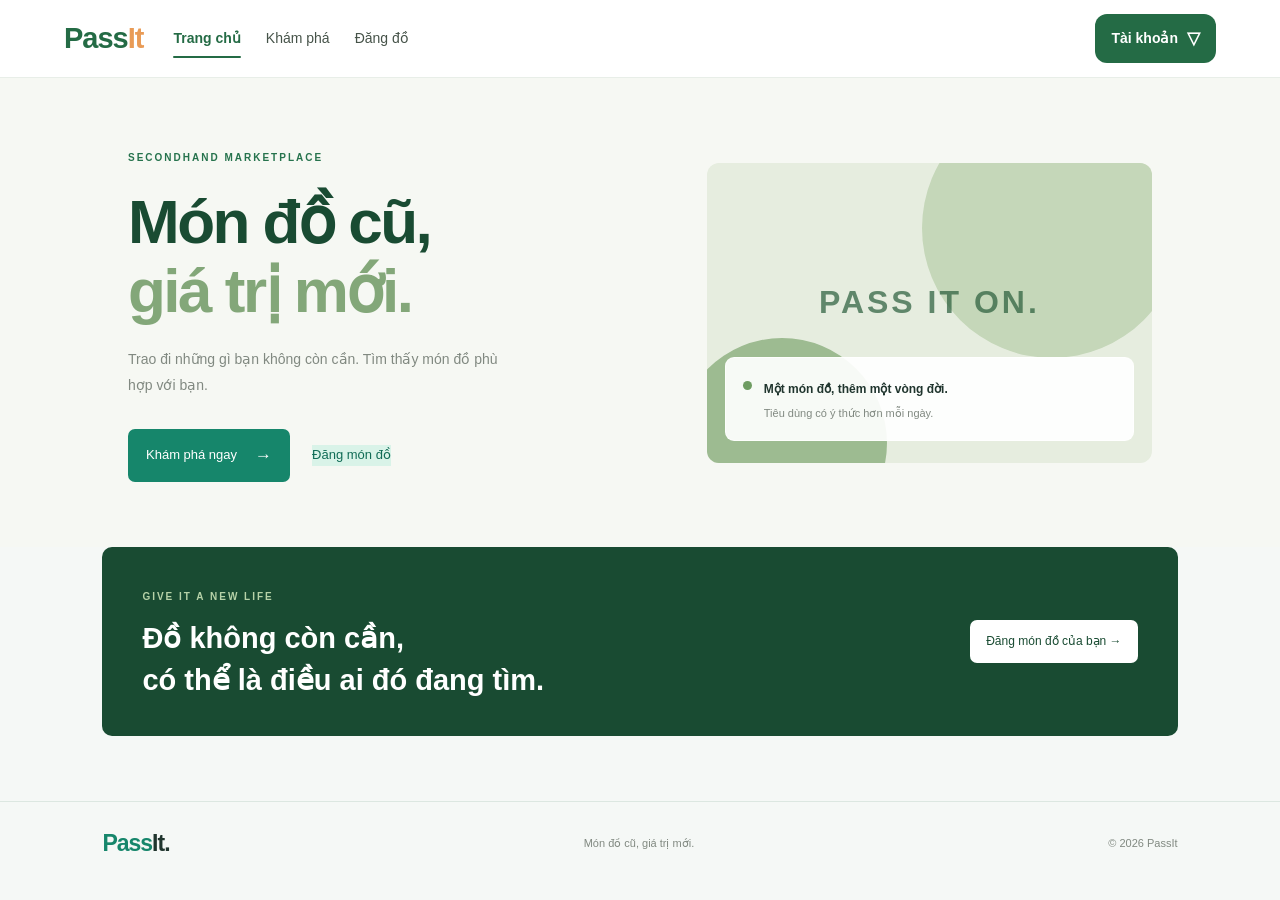
<file: index.html>
<!doctype html>
<html lang="vi">
<head>
  <meta charset="utf-8">
  <meta name="viewport" content="width=device-width, initial-scale=1">
  <meta http-equiv="refresh" content="0; url=trang-chu/trang-chu.html">
  <title>PassIt - Chia sẻ và trao đổi đồ cũ</title>
  <script>window.location.replace("trang-chu/trang-chu.html");</script>
</head>
<body>
  <p>Đang mở PassIt... Nếu trang không tự chuyển, <a href="trang-chu/trang-chu.html">nhấn vào đây</a>.</p>
</body>
</html>
</file>
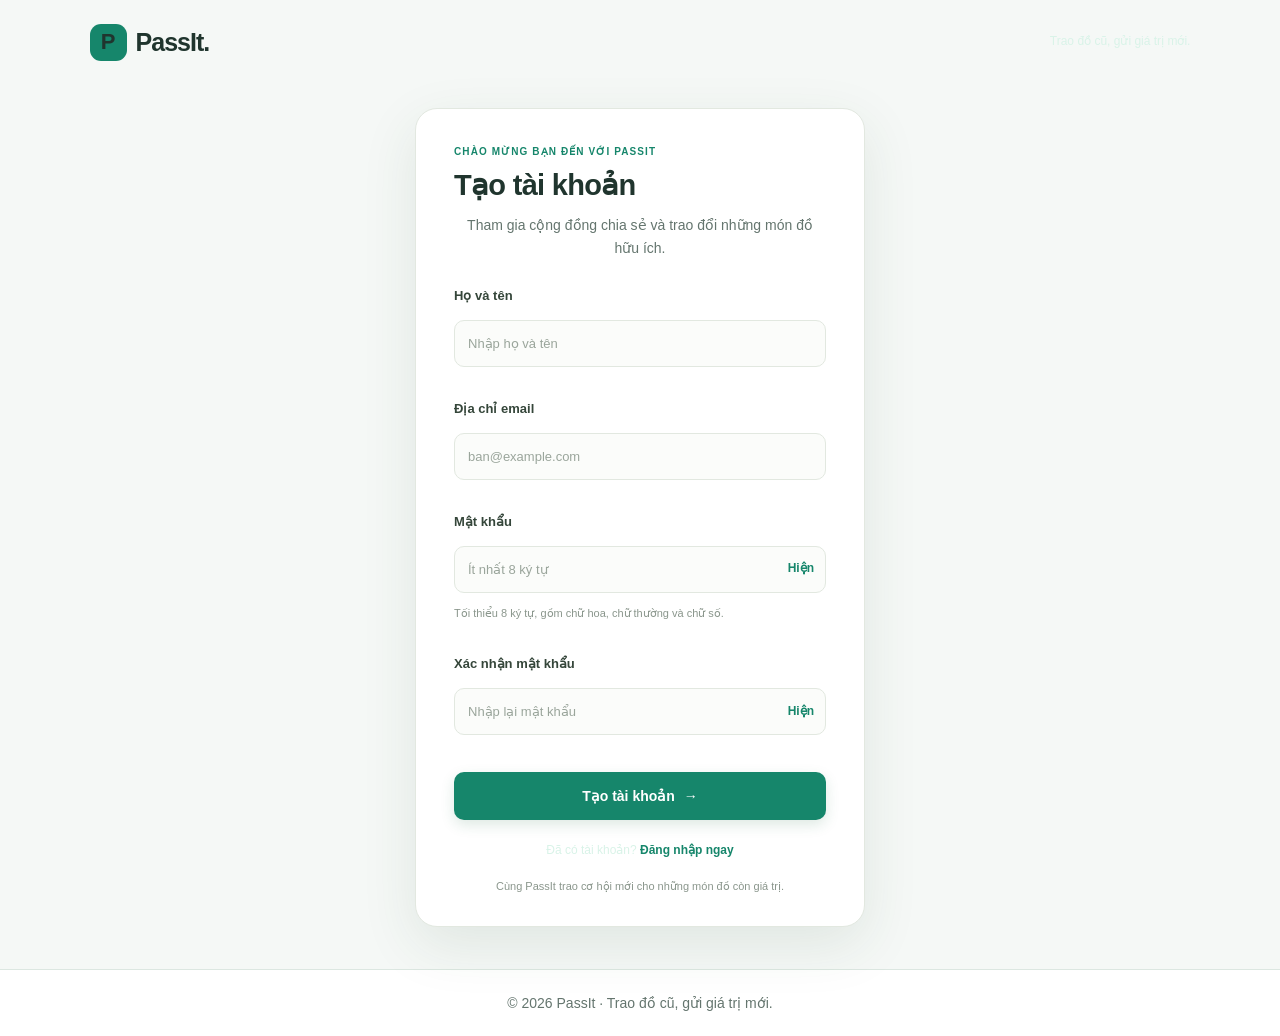
<file: dang-ky/dang-ky.html>
<!DOCTYPE html>
<html lang="vi">

<head>
    <meta charset="UTF-8">
    <meta name="viewport" content="width=device-width, initial-scale=1.0">
    <title>Đăng Ký</title>
    <link rel="stylesheet" href="dang-ky.css">
    <link rel="stylesheet" href="../chung/chung.css">
</head>

<body>
    <header class="thanh-dau-trang">
        <a class="logo" href="../trang-chu/trang-chu.html">
            <span class="logo-bieu-tuong">P</span>
            <span>Pass<span class="logo-it">It.</span></span>
        </a>
        <span class="dau-trang-phu">Trao đồ cũ, gửi giá trị mới.</span>
    </header>

    <main class="khu-vuc-xac-thuc">
        <section class="the-xac-thuc">
            <div class="dau-form">
                <div class="bieu-tuong-form" aria-hidden="true"></div>
                <p class="nhan-form">CHÀO MỪNG BẠN ĐẾN VỚI PASSIT</p>
                <h1>Tạo tài khoản</h1>
                <p class="mo-ta-form">
                    Tham gia cộng đồng chia sẻ và trao đổi những món đồ hữu ích.
                </p>
            </div>

            <form id="formDangKy" novalidate>
                <div class="nhom-truong">
                    <label for="hoTen">Họ và tên</label>
                    <input type="text" id="hoTen" name="hoTen" placeholder="Nhập họ và tên" autocomplete="name"
                        maxlength="100" required>
                    <small class="loi-truong" id="loiHoTen"></small>
                </div>

                <div class="nhom-truong">
                    <label for="email">Địa chỉ email</label>
                    <input type="email" id="email" name="email" placeholder="ban@example.com" autocomplete="email"
                        maxlength="254" required>

                    <small class="loi-truong" id="loiEmail"></small>

                    <div id="goiYEmail" class="goi-y-email" hidden>
                        Có phải bạn muốn nhập
                        <button type="button" id="nutSuaEmail"></button>?
                    </div>
                </div>

                <div class="nhom-truong">
                    <label for="matKhau">Mật khẩu</label>
                    <div class="o-mat-khau">
                        <input type="password" id="matKhau" name="matKhau" placeholder="Ít nhất 8 ký tự"
                            autocomplete="new-password" required>
                        <button class="nut-hien-mat-khau" type="button" data-target="matKhau"
                            aria-pressed="false">Hiện</button>
                    </div>
                    <small class="goi-y">
                        Tối thiểu 8 ký tự, gồm chữ hoa, chữ thường và chữ số.
                    </small>
                    <small class="loi-truong" id="loiMatKhau"></small>
                </div>

                <div class="nhom-truong">
                    <label for="xacNhanMatKhau">Xác nhận mật khẩu</label>
                    <div class="o-mat-khau">
                        <input type="password" id="xacNhanMatKhau" name="xacNhanMatKhau" placeholder="Nhập lại mật khẩu"
                            autocomplete="new-password" required>
                        <button class="nut-hien-mat-khau" type="button" data-target="xacNhanMatKhau"
                            aria-pressed="false">Hiện</button>
                    </div>
                    <small class="loi-truong" id="loiXacNhan"></small>
                </div>

                <div id="thongBao" class="thong-bao" role="status" aria-live="polite" hidden></div>

                <button class="nut-chinh" type="submit">
                    Tạo tài khoản <span aria-hidden="true">→</span>
                </button>
            </form>

            <p class="chuyen-trang">
                Đã có tài khoản?
                <a href="../dang-nhap/dang-nhap.html">Đăng nhập ngay</a>
            </p>

            <p class="ghi-chu">
                Cùng PassIt trao cơ hội mới cho những món đồ còn giá trị.
            </p>
        </section>
    </main>

    <footer class="chan-trang">
        © 2026 PassIt · Trao đồ cũ, gửi giá trị mới.
    </footer>
    <script src="../chung/chung.js"></script>
    <script src="dang-ky.js"></script>
</body>

</html>
</file>
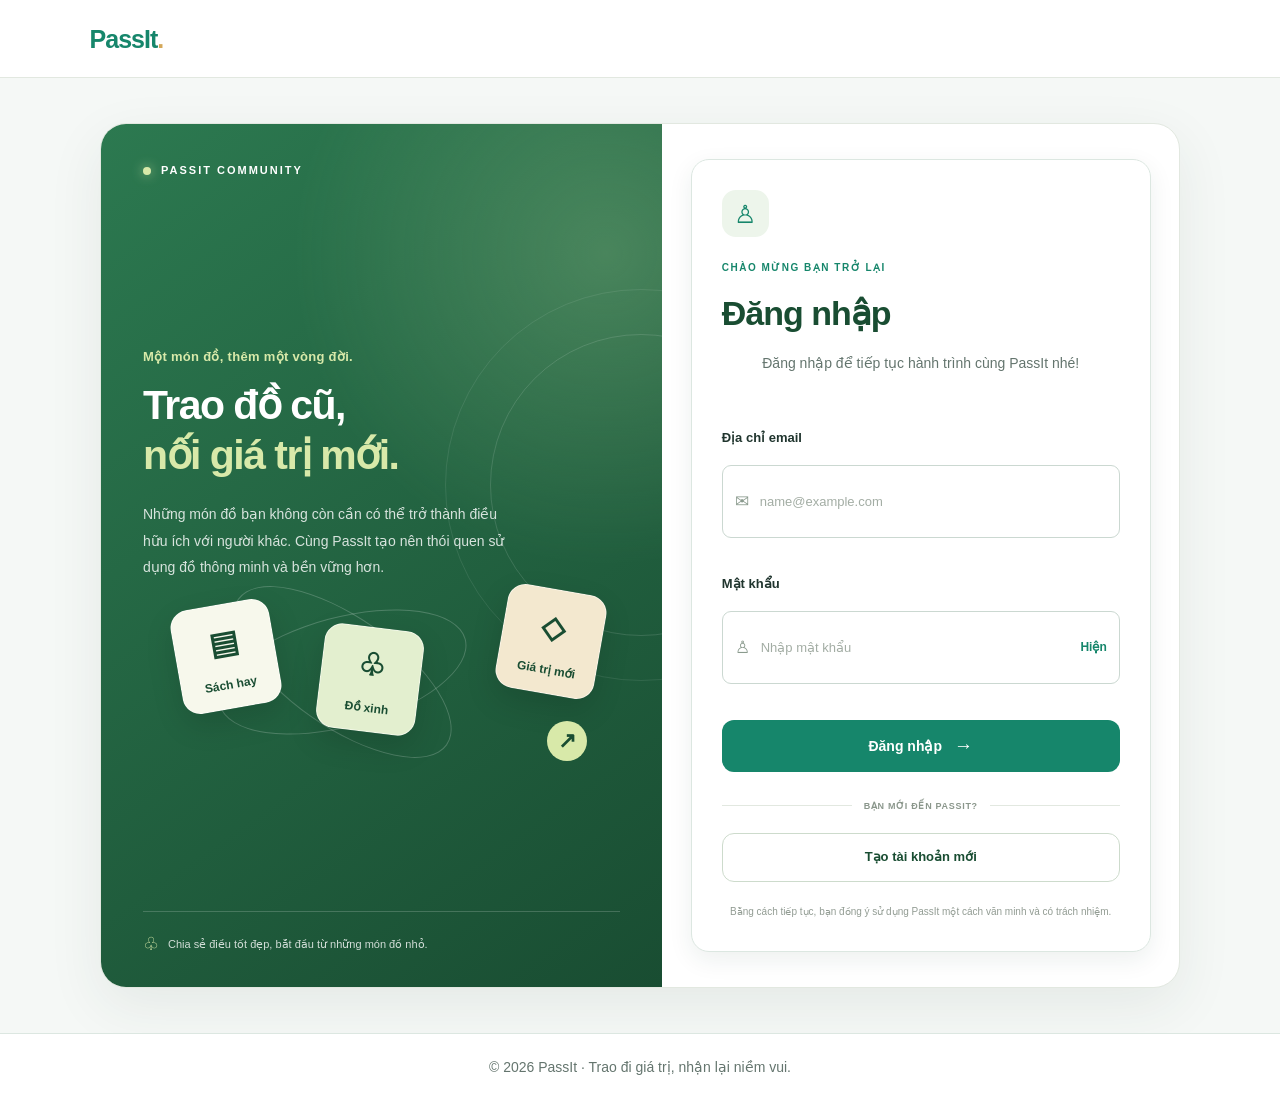
<file: dang-nhap/dang-nhap.html>
<!DOCTYPE html>
<html lang="vi">

<head>
    <meta charset="UTF-8">
    <meta name="viewport" content="width=device-width, initial-scale=1.0">
    <title>Đăng Nhập</title>
    <link rel="stylesheet" href="dang-nhap.css">
    <link rel="stylesheet" href="../chung/chung.css">
</head>

<body>
    <header class="thanh-dieu-huong">
        <a href="../trang-chu/trang-chu.html" class="logo">
            Pass<span>It</span><span class="dau-logo">.</span>
        </a>
    </header>

    <main class="khung-chinh">
        <div class="khung-dang-nhap">

            <!-- KHUNG GIỚI THIỆU BÊN TRÁI -->
            <section class="khung-gioi-thieu">
                <div class="nhan-thuong-hieu">
                    <span class="cham-trang"></span>
                    PASSIT COMMUNITY
                </div>

                <div class="noi-dung-gioi-thieu">
                    <p class="dong-mo-dau">Một món đồ, thêm một vòng đời.</p>

                    <h1>
                        Trao đồ cũ,<br>
                        <span>nối giá trị mới.</span>
                    </h1>

                    <p class="mo-ta-gioi-thieu">
                        Những món đồ bạn không còn cần có thể trở thành
                        điều hữu ích với người khác. Cùng PassIt tạo nên
                        thói quen sử dụng đồ thông minh và bền vững hơn.
                    </p>

                    <div class="minh-hoa">
                        <div class="vong-tron vong-tron-1"></div>
                        <div class="vong-tron vong-tron-2"></div>

                        <div class="the-minh-hoa the-sach">
                            <span class="bieu-tuong">▤</span>
                            <span>Sách hay</span>
                        </div>

                        <div class="the-minh-hoa the-tui">
                            <span class="bieu-tuong">♧</span>
                            <span>Đồ xinh</span>
                        </div>

                        <div class="the-minh-hoa the-hop">
                            <span class="bieu-tuong">◇</span>
                            <span>Giá trị mới</span>
                        </div>

                        <div class="vong-ket-noi">↗</div>
                    </div>
                </div>

                <div class="chan-gioi-thieu">
                    <span>♧</span>
                    Chia sẻ điều tốt đẹp, bắt đầu từ những món đồ nhỏ.
                </div>
            </section>

            <!-- KHUNG ĐĂNG NHẬP BÊN PHẢI -->
            <section class="khung-form">
                <div class="dau-form">
                    <div class="bieu-tuong-tai-khoan">♙</div>

                    <p class="nhan-nho">CHÀO MỪNG BẠN TRỞ LẠI</p>

                    <h2>Đăng nhập</h2>

                    <p class="mo-ta-form">
                        Đăng nhập để tiếp tục hành trình cùng PassIt nhé!
                    </p>
                </div>

                <form id="formDangNhap" novalidate>
                    <div class="nhom-truong">
                        <label for="email">Địa chỉ email</label>

                        <div class="o-nhap">
                            <span class="icon-truong" aria-hidden="true">✉</span>

                            <input type="email" id="email" name="email" placeholder="name@example.com"
                                autocomplete="email" required>
                        </div>

                        <small class="loi-truong" id="loiEmail"></small>
                    </div>

                    <div class="nhom-truong">
                        <div class="nhan-mat-khau">
                            <label for="matKhau">Mật khẩu</label>
                        </div>

                        <div class="o-nhap">
                            <span class="icon-truong" aria-hidden="true">♙</span>

                            <input type="password" id="matKhau" name="matKhau" placeholder="Nhập mật khẩu"
                                autocomplete="current-password" required>

                            <button type="button" id="nutHienMatKhau" class="nut-hien-mat-khau"
                                aria-label="Hiện mật khẩu" aria-pressed="false">
                                Hiện
                            </button>
                        </div>

                        <small class="loi-truong" id="loiMatKhau"></small>
                    </div>

                    <div class="thong-bao" id="thongBao" role="status" aria-live="polite" hidden></div>

                    <button type="submit" class="nut-dang-nhap" id="nutDangNhap">
                        Đăng nhập
                        <span aria-hidden="true">→</span>
                    </button>
                </form>

                <div class="duong-phan-cach">
                    <span></span>
                    <p>BẠN MỚI ĐẾN PASSIT?</p>
                    <span></span>
                </div>

                <a href="../dang-ky/dang-ky.html" class="nut-dang-ky">
                    Tạo tài khoản mới
                </a>

                <p class="ghi-chu">
                    Bằng cách tiếp tục, bạn đồng ý sử dụng PassIt
                    một cách văn minh và có trách nhiệm.
                </p>
            </section>
        </div>
    </main>

    <footer class="chan-trang">
        © 2026 PassIt · Trao đi giá trị, nhận lại niềm vui.
    </footer>


    <script src="../chung/chung.js"></script>
    <script src="dang-nhap.js"></script>
</body>

</html>
</file>
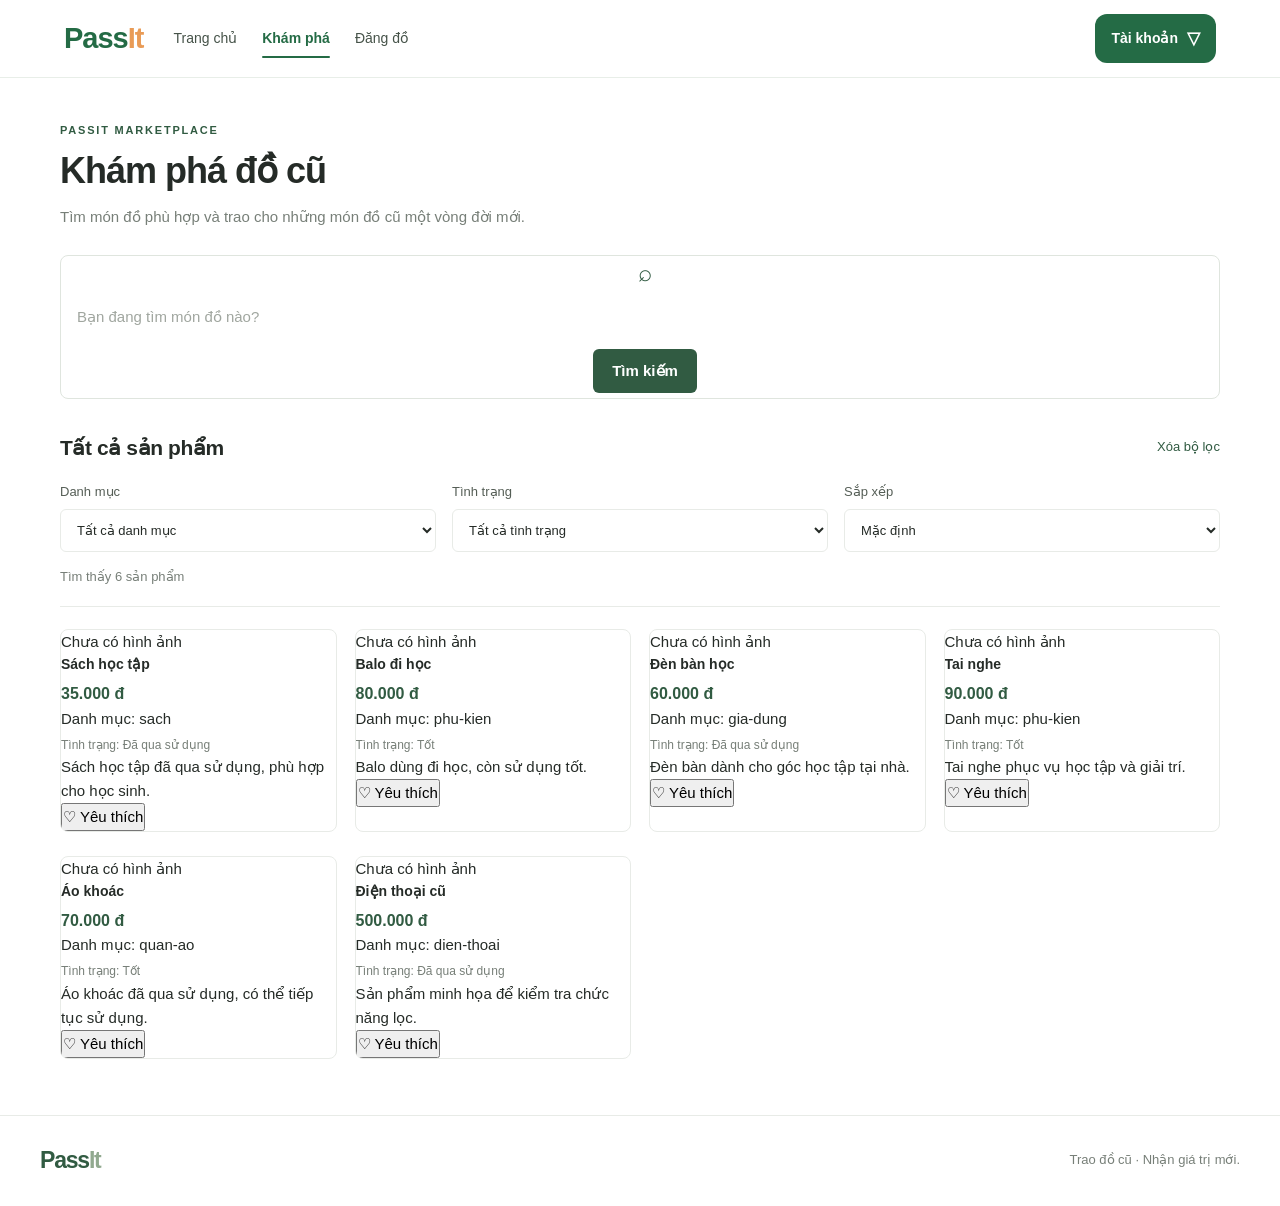
<file: danh-sach/danh-sach.html>
<!DOCTYPE html>
<html lang="vi">

<head>
    <meta charset="UTF-8">
    <meta name="viewport" content="width=device-width, initial-scale=1.0">
    <title>Document</title>
    <link rel="stylesheet" href="../chung/chung.css">
    <link rel="stylesheet" href="danh-sach.css">
</head>

<body>
    <!--NAVBAR-->
    <header class="dau-trang">
        <!-- LOGO -->
        <a class="logo" href="../trang-chu/trang-chu.html">
            Pass<span>It</span>
        </a>
        <nav class="menu">
            <a href="../trang-chu/trang-chu.html">
                Trang chủ
            </a>

            <a href="../danh-sach/danh-sach.html" class="muc-dang-chon">
                Khám phá
            </a>

            <a href="../dang-do/dang-do.html">
                Đăng đồ
            </a>
        </nav>

        <!-- TAI KHOAN BEN PHAI -->
        <div class="menu-tai-khoan">

            <button class="nut-tai-khoan" type="button">
                <span>Tài khoản</span>
                <span class="mui-ten">▽</span>
            </button>

            <!-- MENU THA XUONG -->
            <div class="menu-tha-xuong">

                <div class="thong-tin-menu">
                    <div class="avatar-menu">♙</div>

                    <div class="chu-thong-tin">
                        <p class="tieu-de-menu">Tài khoản của tôi</p>
                        <span id="tenTrenMenu">Thành viên PassIt</span>
                    </div>
                </div>

                <div class="duong-ke-menu"></div>

                <a href="../thong-tin-ca-nhan/thong-tin.html" id="lienKetThongTin">
                    Thông tin cá nhân
                </a>

                <a href="../san-pham-yeu-thich/yeu-thich.html" id="lienKetYeuThich">
                    Sản phẩm yêu thích
                </a>

                <div class="duong-ke-menu"></div>

                <button type="button" class="nut-dang-xuat" id="nutDangXuat">
                    ↪ Đăng xuất
                </button>

            </div>

    </header>

    <main class="container">

        <!-- TITLE -->
        <section class="page-heading">
            <p class="eyebrow">PASSIT MARKETPLACE</p>
            <h1>Khám phá đồ cũ</h1>
            <p>Tìm món đồ phù hợp và trao cho những món đồ cũ một vòng đời mới.</p>
        </section>

        <!-- SEARCH -->
        <section class="search-section">
            <form id="formTimKiem" class="search-form">
                <span class="search-icon">⌕</span>
                <input type="search" id="tuKhoa" placeholder="Bạn đang tìm món đồ nào?" aria-label="Tìm kiếm sản phẩm">
                <button type="submit" class="search-button">Tìm kiếm</button>
            </form>
        </section>

        <!-- FILTERS -->
        <section class="filter-section">
            <div class="filter-heading">
                <h2>Tất cả sản phẩm</h2>
                <button type="button" id="nutXoaBoLoc" class="clear-button">
                    Xóa bộ lọc
                </button>
            </div>

            <div class="filter-controls">
                <label class="filter-item">
                    <span>Danh mục</span>
                    <select id="locDanhMuc">
                        <option value="">Tất cả danh mục</option>
                        <option value="dien-thoai">Điện thoại</option>
                        <option value="laptop">Laptop</option>
                        <option value="may-tinh-bang">Máy tính bảng</option>
                        <option value="quan-ao">Quần áo</option>
                        <option value="giay-dep">Giày dép</option>
                        <option value="tui-xach">Túi xách</option>
                        <option value="sach">Sách</option>
                        <option value="phu-kien">Phụ kiện</option>
                        <option value="noi-that">Nội thất</option>
                        <option value="gia-dung">Đồ gia dụng</option>
                        <option value="lam-dep">Làm đẹp</option>
                        <option value="the-thao">Thể thao</option>
                        <option value="khac">Khác</option>
                    </select>
                </label>

                <label class="filter-item">
                    <span>Tình trạng</span>
                    <select id="locTinhTrang">
                        <option value="">Tất cả tình trạng</option>
                        <option value="như mới">Như mới</option>
                        <option value="tốt">Đã qua sử dụng - tốt</option>
                        <option value="đã qua sử dụng">Đã qua sử dụng</option>
                    </select>
                </label>

                <label class="filter-item">
                    <span>Sắp xếp</span>
                    <select id="sapXep">
                        <option value="mac-dinh">Mặc định</option>
                        <option value="gia-tang">Giá thấp đến cao</option>
                        <option value="gia-giam">Giá cao đến thấp</option>
                        <option value="moi-nhat">Mới đăng</option>
                    </select>
                </label>
            </div>

            <p id="soLuongSanPham" class="product-count"></p>
        </section>

        <!-- PRODUCT LIST -->
        <section class="products-section">
            <div id="thongBaoSanPham" class="notice" hidden></div>

            <div id="danhSachSanPham" class="product-grid">
                <p class="empty-state">Đang tải sản phẩm...</p>
            </div>
        </section>

    </main>

    <!-- BACK TO TOP -->
    <button id="backToTop" class="back-to-top" aria-label="Lên đầu trang">
        ↑
    </button>

    <!-- FOOTER -->
    <footer class="footer">
        <div class="footer-inner">
            <a href="../trang-chu/trang-chu.html" class="logo">
                Pass<span>It</span>
            </a>
            <p>Trao đồ cũ · Nhận giá trị mới.</p>
        </div>
    </footer>

    <script src="../chung/chung.js"></script>
    <script src="danh-sach.js"></script>
</body>

</html>
</file>
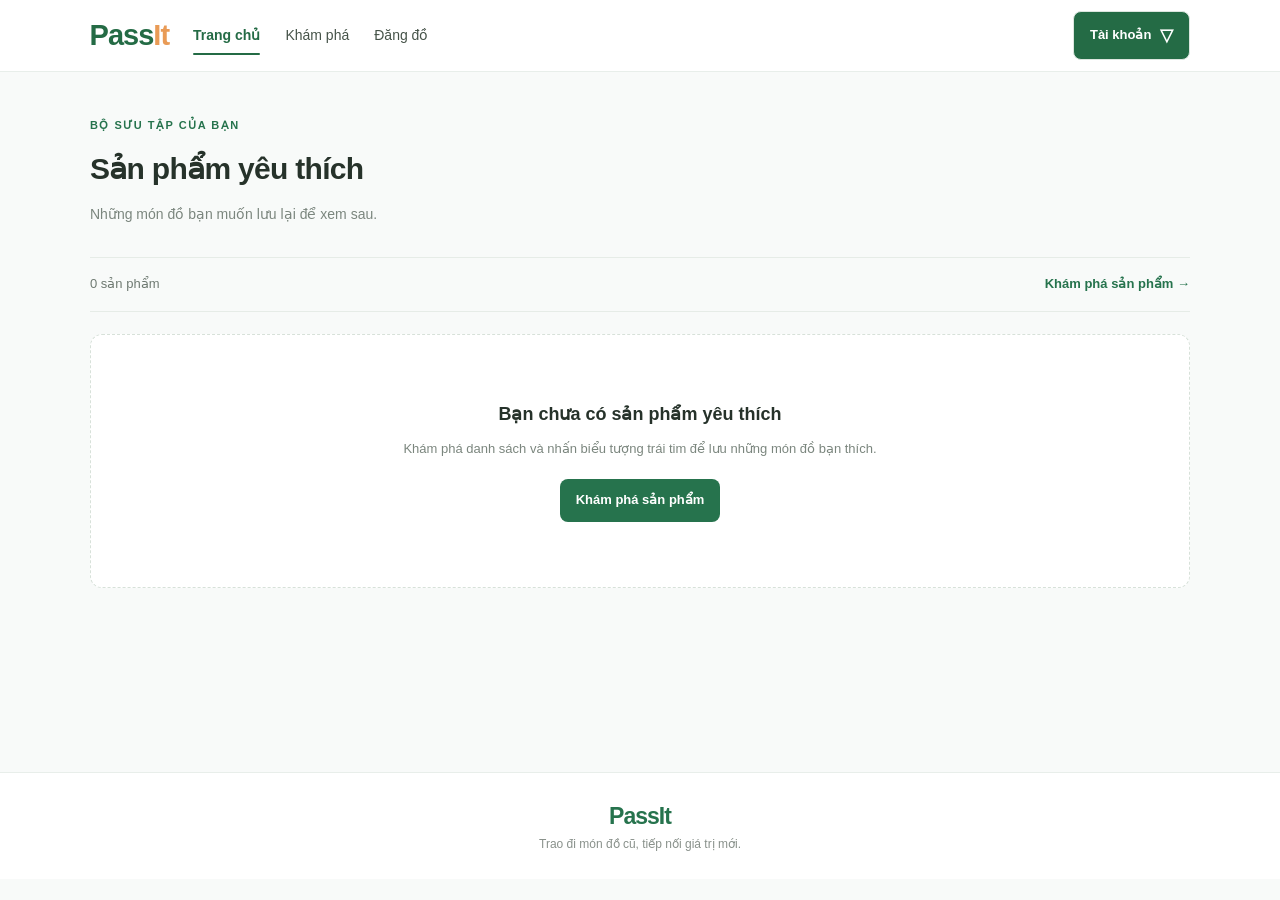
<file: san-pham-yeu-thich/yeu-thich.html>
<!DOCTYPE html>
<html lang="vi">

<head>
    <meta charset="UTF-8">
    <meta name="viewport" content="width=device-width, initial-scale=1.0">
    <title>Sản Phẩm Yêu Thích</title>
    <link rel="stylesheet" href="../chung/chung.css">
    <link rel="stylesheet" href="yeu-thich.css">
</head>

<body>
    <!--NAVBAR-->
    <header class="dau-trang">
        <!-- LOGO -->
        <a class="logo" href="../trang-chu/trang-chu.html">
            Pass<span>It</span>
        </a>
        <nav class="menu">
            <a href="../trang-chu/trang-chu.html" class="muc-dang-chon">
                Trang chủ
            </a>

            <a href="../danh-sach/danh-sach.html">
                Khám phá
            </a>

            <a href="../dang-do/dang-do.html">
                Đăng đồ
            </a>
        </nav>

        <!-- TAI KHOAN BEN PHAI -->
        <div class="menu-tai-khoan">

            <button class="nut-tai-khoan" type="button">
                <span>Tài khoản</span>
                <span class="mui-ten">▽</span>
            </button>

            <!-- MENU THA XUONG -->
            <div class="menu-tha-xuong">

                <div class="thong-tin-menu">
                    <div class="avatar-menu">♙</div>

                    <div class="chu-thong-tin">
                        <p class="tieu-de-menu">Tài khoản của tôi</p>
                        <span id="tenTrenMenu">Thành viên PassIt</span>
                    </div>
                </div>

                <div class="duong-ke-menu"></div>

                <a href="../thong-tin-ca-nhan/thong-tin.html" id="lienKetThongTin">
                    Thông tin cá nhân
                </a>

                <a href="../san-pham-yeu-thich/yeu-thich.html" id="lienKetYeuThich">
                    Sản phẩm yêu thích
                </a>

                <div class="duong-ke-menu"></div>

                <button type="button" class="nut-dang-xuat" id="nutDangXuat">
                    ↪ Đăng xuất
                </button>

            </div>

    </header>

    <main class="noi-dung">
        <div class="tieu-de">
            <p class="nhan-nho">BỘ SƯU TẬP CỦA BẠN</p>
            <h1>Sản phẩm yêu thích</h1>
            <p>Những món đồ bạn muốn lưu lại để xem sau.</p>
        </div>

        <div class="thanh-cong-cu">
            <span id="soLuongYeuThich">0 sản phẩm</span>

            <a href="../danh-sach/danh-sach.html" class="nut-xem-them">
                Khám phá sản phẩm →
            </a>
        </div>

        <div id="thongBao" class="thong-bao" hidden></div>

        <section id="danhSachYeuThich" class="luoi-san-pham"></section>
    </main>

    <footer class="chan-trang">
        <a href="../trang-chu/trang-chu.html" class="logo">PassIt</a>
        <p>Trao đi món đồ cũ, tiếp nối giá trị mới.</p>
    </footer>

    <script src="../chung/chung.js"></script>
    <script src="yeu-thich.js"></script>
</body>

</html>
</file>
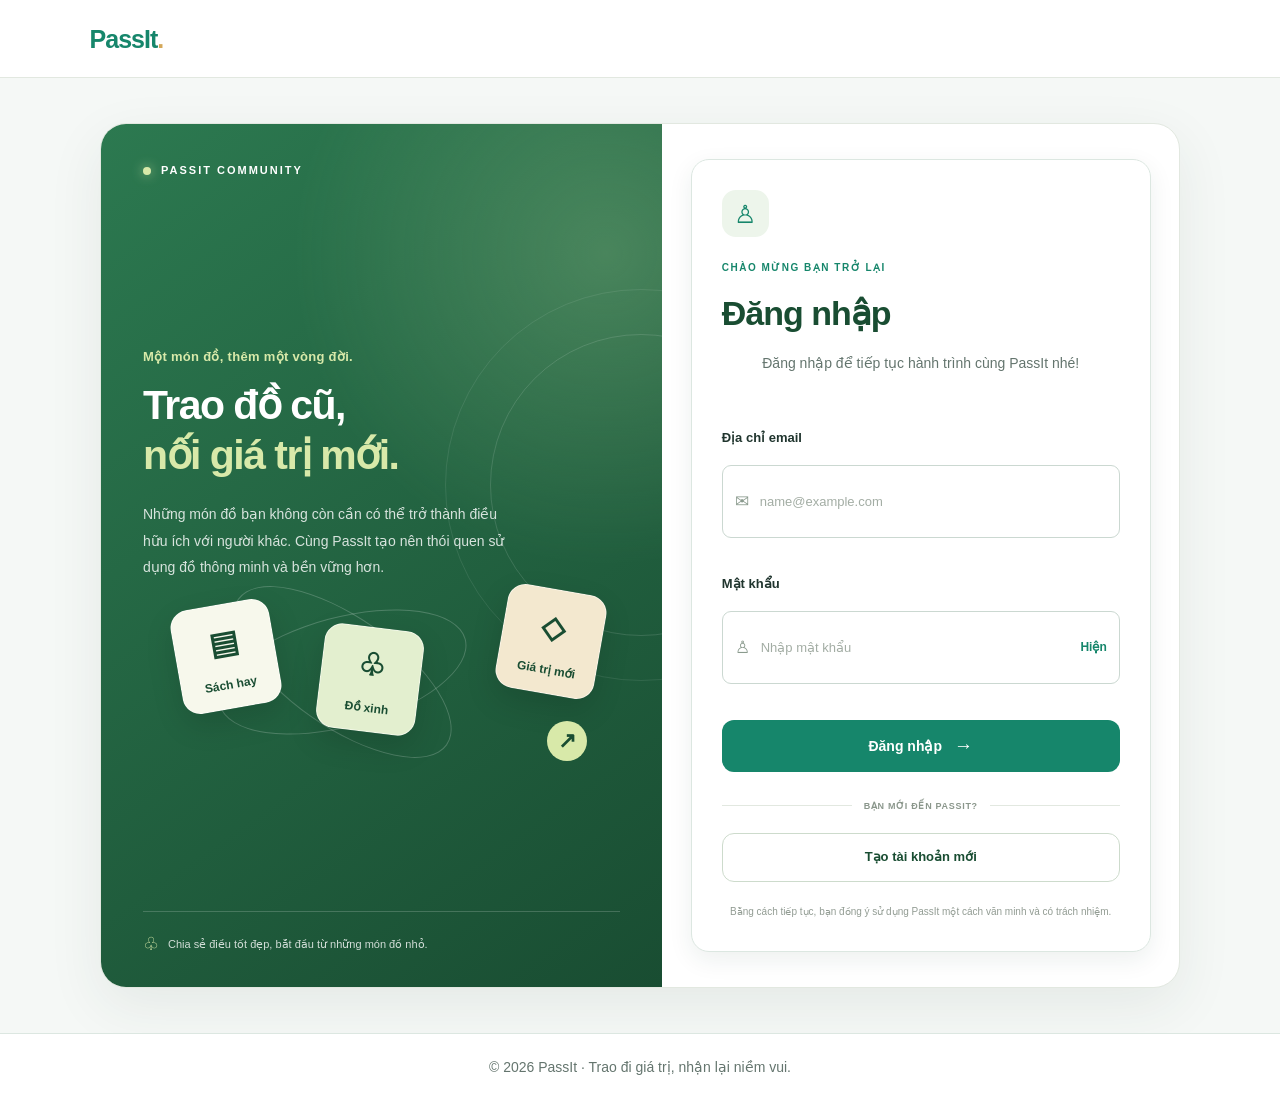
<file: thong-tin-ca-nhan/thong-tin.html>
<!DOCTYPE html>
<html lang="vi">

<head>
    <meta charset="UTF-8">
    <meta name="viewport" content="width=device-width, initial-scale=1.0">
    <title>Document</title>
    <link rel="stylesheet" href="../chung/chung.css">
    <link rel="stylesheet" href="thong-tin.css">
</head>

<body>
    <!--NAVBAR-->
    <header class="dau-trang">
        <!-- LOGO -->
        <a class="logo" href="../trang-chu/trang-chu.html">
            Pass<span>It</span>
        </a>
        <nav class="menu">
            <a href="../trang-chu/trang-chu.html" class="muc-dang-chon">
                Trang chủ
            </a>

            <a href="../danh-sach/danh-sach.html">
                Khám phá
            </a>

            <a href="../dang-do/dang-do.html">
                Đăng đồ
            </a>
        </nav>

        <!-- TAI KHOAN BEN PHAI -->
        <div class="menu-tai-khoan">

            <button class="nut-tai-khoan" type="button">
                <span>Tài khoản</span>
                <span class="mui-ten">▽</span>
            </button>

            <!-- MENU THA XUONG -->
            <div class="menu-tha-xuong">

                <div class="thong-tin-menu">
                    <div class="avatar-menu">♙</div>

                    <div class="chu-thong-tin">
                        <p class="tieu-de-menu">Tài khoản của tôi</p>
                        <span id="tenTrenMenu">Thành viên PassIt</span>
                    </div>
                </div>

                <div class="duong-ke-menu"></div>

                <a href="../thong-tin-ca-nhan/thong-tin.html" id="lienKetThongTin">
                    Thông tin cá nhân
                </a>

                <a href="../san-pham-yeu-thich/yeu-thich.html" id="lienKetYeuThich">
                    Sản phẩm yêu thích
                </a>

                <div class="duong-ke-menu"></div>

                <button type="button" class="nut-dang-xuat" id="nutDangXuat">
                    ↪ Đăng xuất
                </button>

            </div>

    </header>

    <main class="trang-ca-nhan">
        <div class="tieu-de-trang">
            <p class="nhan-nho">TÀI KHOẢN CỦA BẠN</p>
            <h1>Thông tin cá nhân</h1>
            <p>Quản lý thông tin và các tin đăng của bạn trên PassIt.</p>
        </div>

        <section class="khung-thong-tin">
            <div class="tieu-de-khung">
                <div>
                    <h2>Thông tin của tôi</h2>
                    <p>Thông tin tài khoản hiện tại</p>
                </div>
            </div>

            <div id="thongBao" class="thong-bao" hidden></div>

            <form id="formThongTin">
                <div class="luoi-thong-tin">
                    <div class="truong-nhap">
                        <label for="hoTen">Họ và tên</label>
                        <input type="text" id="hoTen" name="hoTen" placeholder="Nhập họ và tên" required>
                    </div>

                    <div class="truong-nhap">
                        <label for="email">Email</label>
                        <input type="email" id="email" name="email" readonly>
                        <small>Email được dùng để xác định tài khoản.</small>
                    </div>
                </div>

                <div class="hanh-dong-thong-tin">
                    <button type="submit" class="nut-chinh">
                        Lưu thay đổi
                    </button>
                    <button type="button" id="nutDangXuat" class="nut-phu">
                        Đăng xuất
                    </button>
                </div>
            </form>
        </section>

        <section class="khung-tin-dang">
            <div class="tieu-de-tin-dang">
                <div>
                    <p class="nhan-nho">QUẢN LÝ CỦA BẠN</p>
                    <h2>Tin đã đăng của tôi</h2>
                    <p class="mo-ta-tin-dang">
                        Những món đồ bạn đã chia sẻ trên PassIt.
                    </p>
                </div>

                <a href="../dang-do/dang-do.html" class="nut-chinh nut-dang-tin">
                    + Đăng đồ mới
                </a>
            </div>

            <div class="thanh-thong-ke">
                <span>Tổng số tin đăng</span>
                <strong id="soLuongTin">0 tin</strong>
            </div>

            <div id="danhSachTin" class="danh-sach-tin"></div>
        </section>
    </main>

    <!-- BACK TO TOP -->
    <button id="backToTop" class="back-to-top" aria-label="Lên đầu trang">
        ↑
    </button>


    <footer class="chan-trang">
        <a href="../trang-chu/trang-chu.html" class="logo">PassIt</a>
        <p>Trao đi món đồ cũ, tiếp nối giá trị mới.</p>
    </footer>
    <script src="../chung/chung.js"></script>
    <script src="thong-tin.js"></script>
</body>

</html>
</file>
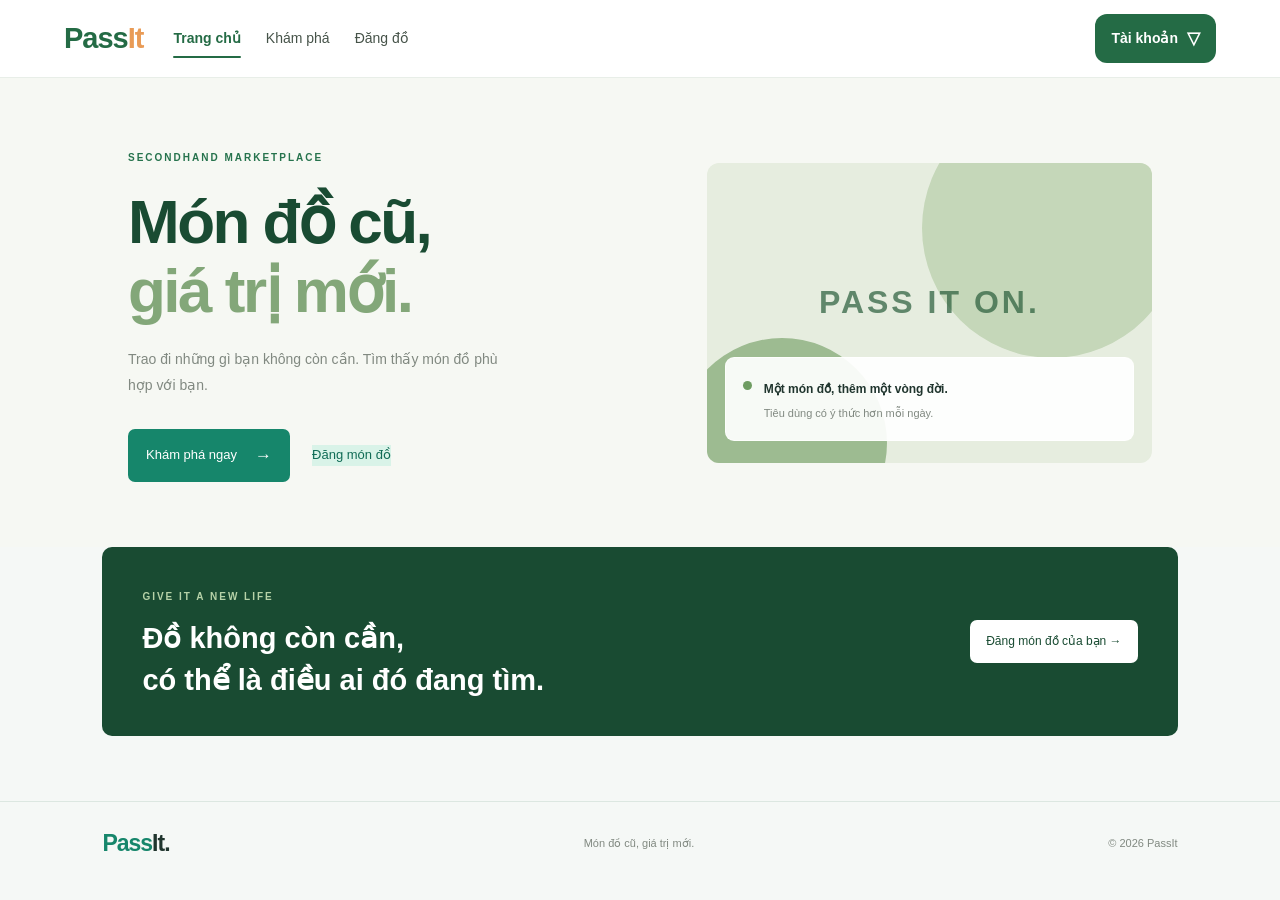
<file: trang-chu/trang-chu.html>
<!DOCTYPE html>
<html lang="vi">

<head>
    <meta charset="UTF-8">
    <meta name="viewport" content="width=device-width, initial-scale=1.0">
    <title>Trang Chủ</title>
    <link rel="stylesheet" href="trang-chu.css">
    <link rel="stylesheet" href="../chung/chung.css">
</head>

<body>
    <!--NAVBAR-->
    <header class="dau-trang">
        <!-- LOGO -->
        <a class="logo" href="trang-chu.html">
            Pass<span>It</span>
        </a>
        <nav class="menu">
            <a href="trang-chu.html" class="muc-dang-chon">
                Trang chủ
            </a>

            <a href="../danh-sach/danh-sach.html">
                Khám phá
            </a>

            <a href="../dang-do/dang-do.html">
                Đăng đồ
            </a>
        </nav>

        <!-- TAI KHOAN BEN PHAI -->
        <div class="menu-tai-khoan">

            <button class="nut-tai-khoan" type="button">
                <span>Tài khoản</span>
                <span class="mui-ten">▽</span>
            </button>

            <!-- MENU THA XUONG -->
            <div class="menu-tha-xuong">

                <div class="thong-tin-menu">
                    <div class="avatar-menu">♙</div>

                    <div class="chu-thong-tin">
                        <p class="tieu-de-menu">Tài khoản của tôi</p>
                        <span id="tenTrenMenu">Thành viên PassIt</span>
                    </div>
                </div>

                <div class="duong-ke-menu"></div>

                <a href="../thong-tin-ca-nhan/thong-tin.html" id="lienKetThongTin">
                    Thông tin cá nhân
                </a>

                <a href="../san-pham-yeu-thich/yeu-thich.html" id="lienKetYeuThich">
                    Sản phẩm yêu thích
                </a>

                <div class="duong-ke-menu"></div>

                <button type="button" class="nut-dang-xuat" id="nutDangXuat">
                    ↪ Đăng xuất
                </button>

            </div>

    </header>

    <main>
        <section class="hero">
            <div class="hero-noi-dung">
                <span class="nhan-nho">SECONDHAND MARKETPLACE</span>

                <h1>Món đồ cũ,<br><span>giá trị mới.</span></h1>

                <p>
                    Trao đi những gì bạn không còn cần.
                    Tìm thấy món đồ phù hợp với bạn.
                </p>

                <div class="hero-nut">
                    <a href="../danh-sach/danh-sach.html" class="nut-chinh">
                        Khám phá ngay <span>→</span>
                    </a>

                    <a href="../dang-do/dang-do.html" class="nut-phu">
                        Đăng món đồ
                    </a>
                </div>
            </div>

            <div class="hero-hinh">
                <div class="hinh-trang-tri hinh-1"></div>
                <div class="hinh-trang-tri hinh-2"></div>

                <div class="hero-thong-diep">
                    <span class="dau-cham"></span>
                    <div>
                        <strong>Một món đồ, thêm một vòng đời.</strong>
                        <p>Tiêu dùng có ý thức hơn mỗi ngày.</p>
                    </div>
                </div>

                <div class="hero-chu">PASS IT ON.</div>
            </div>
        </section>


        <section class="loi-moi">
            <div>
                <span class="nhan-nho">GIVE IT A NEW LIFE</span>
                <h2>Đồ không còn cần,<br>có thể là điều ai đó đang tìm.</h2>
            </div>

            <a href="../dang-do/dang-do.html" class="nut-trang">
                Đăng món đồ của bạn →
            </a>
        </section>
    </main>


    <!-- BACK TO TOP -->
    <button id="backToTop" class="back-to-top" aria-label="Lên đầu trang">
        ↑
    </button>

    <footer>
        <a href="trang-chu.html" class="logo">Pass<span>It.</span></a>
        <p>Món đồ cũ, giá trị mới.</p>
        <span class="ban-quyen">© 2026 PassIt</span>
    </footer>


    <script src="../chung/chung.js"></script>
    <script src="trang-chu.js"></script>
</body>

</html>
</file>
<file: dang-ky/dang-ky.css>
:root {
    --mau-chinh: #246b45;
    --mau-dam: #194d32;
    --mau-sang: #eaf4ec;
    --mau-nen: #f5f7f2;
    --mau-chu: #25352b;
    --mau-phu: #778579;
    --mau-vien: #e2e8e0;
    --mau-loi: #c83f3f;
}

* {
    box-sizing: border-box;
}

html {
    min-height: 100%;
    -webkit-text-size-adjust: 100%;
}

body,
input,
button {
    font-family: 'Inter', -apple-system, BlinkMacSystemFont, 'Segoe UI', Roboto, sans-serif !important;
}

body {
    margin: 0;
    min-height: 100vh;
    color: var(--mau-chu);
    background:
        radial-gradient(ellipse at 5% 5%, #e3f0e4, transparent 34%),
        radial-gradient(ellipse at 95% 95%, #e9efdf, transparent 30%),
        var(--mau-nen);
    font-size: 14px;
    line-height: 1.5;
}

button,
input {
    font-size: inherit;
}

button {
    -webkit-appearance: none;
    appearance: none;
}

[hidden] {
    display: none !important;
}

/* Header */

.thanh-dau-trang {
    display: flex;
    justify-content: space-between;
    align-items: center;
    gap: 16px;
    padding: 22px 7%;
}

.logo {
    display: inline-flex;
    align-items: center;
    gap: 9px;
    color: var(--mau-chinh);
    font-size: 27px;
    font-weight: 800;
    letter-spacing: -1px;
    text-decoration: none;
}

.logo-bieu-tuong {
    display: grid;
    place-items: center;
    width: 37px;
    height: 37px;
    border-radius: 11px;
    background: var(--mau-chinh);
    color: #fff;
    font-size: 22px;
    letter-spacing: 0;
}

.logo-it {
    color: #80a88b;
}

.dau-trang-phu {
    color: var(--mau-phu);
    font-size: 12px;
}

/* Form chính giữa */

.khu-vuc-xac-thuc {
    display: flex;
    justify-content: center;
    align-items: flex-start;
    padding: 24px 18px 42px;
}

.the-xac-thuc {
    width: 100%;
    max-width: 450px;
    padding: 35px 38px 30px;
    border: 1px solid var(--mau-vien);
    border-radius: 22px;
    background: #fff;
    box-shadow: 0 18px 55px rgba(36, 75, 47, 0.10);
    animation: hienForm 0.35s ease-out;
}

@keyframes hienForm {
    from {
        opacity: 0;
        transform: translateY(8px);
    }
    to {
        opacity: 1;
        transform: translateY(0);
    }
}

/* Tiêu đề */

.dau-form {
    margin-bottom: 25px;
}



.nhan-form {
    margin: 0 0 7px;
    color: var(--mau-chinh);
    font-size: 10px;
    font-weight: 800;
    letter-spacing: 1.1px;
    line-height: 1.6;
}

.dau-form h1 {
    margin: 0 0 9px;
    font-size: 29px;
    line-height: 1.3;
    letter-spacing: -0.7px;
    font-weight: 800;
}

.mo-ta-form {
    margin: 0;
    color: var(--mau-phu);
    font-size: 13px;
    line-height: 1.7;
}

/* Các ô nhập */

.nhom-truong {
    margin-bottom: 17px;
}

.nhom-truong label {
    display: block;
    margin-bottom: 7px;
    color: #35463a;
    font-size: 13px;
    font-weight: 700;
}

.nhom-truong input {
    display: block;
    width: 100%;
    height: 47px;
    padding: 0 13px;
    border: 1px solid var(--mau-vien);
    border-radius: 10px;
    outline: none;
    background: #fbfcfa;
    color: var(--mau-chu);
    font-size: 13px;
    line-height: normal;
    transition: border-color 0.2s, box-shadow 0.2s;
}

.nhom-truong input::placeholder {
    color: #9aa59b;
    opacity: 1;
}

.nhom-truong input:hover {
    border-color: #b6cbb9;
}

.nhom-truong input:focus {
    border-color: var(--mau-chinh);
    background: #fff;
    box-shadow: 0 0 0 3px rgba(36, 107, 69, 0.10);
}

.nhom-truong input[aria-invalid="true"] {
    border-color: var(--mau-loi);
}

/* Hiện mật khẩu */

.o-mat-khau {
    position: relative;
}

.o-mat-khau input {
    padding-right: 65px;
}

.nut-hien-mat-khau {
    position: absolute;
    top: 50%;
    right: 12px;
    transform: translateY(-50%);
    padding: 5px 0;
    border: 0;
    background: transparent;
    color: var(--mau-chinh);
    font-size: 12px;
    font-weight: 700;
    cursor: pointer;
}

.nut-hien-mat-khau:hover {
    color: var(--mau-dam);
}

.goi-y {
    display: block;
    margin-top: 6px;
    color: #8a968c;
    font-size: 11px;
    line-height: 1.6;
}

/* Lỗi và gợi ý email */

.loi-truong {
    display: block;
    margin-top: 5px;
    color: var(--mau-loi);
    font-size: 12px;
    line-height: 1.5;
    overflow-wrap: anywhere;
}

.loi-truong:empty {
    display: none;
}

.goi-y-email {
    margin-top: 8px;
    padding: 10px 11px;
    border: 1px solid #dce9dc;
    border-radius: 9px;
    background: #f0f7f0;
    color: #526657;
    font-size: 12px;
    line-height: 1.7;
    overflow-wrap: anywhere;
}

.goi-y-email button {
    padding: 0;
    border: 0;
    background: transparent;
    color: var(--mau-chinh);
    font-weight: 700;
    text-decoration: underline;
    cursor: pointer;
    overflow-wrap: anywhere;
}

/* Thông báo */

.thong-bao {
    margin: 0 0 14px;
    padding: 11px 12px;
    border: 1px solid #d6e8d8;
    border-radius: 9px;
    background: var(--mau-sang);
    color: var(--mau-dam);
    font-size: 12px;
    line-height: 1.6;
    overflow-wrap: anywhere;
}

.thong-bao.loi-chung {
    border-color: #f0d2d2;
    background: #fff1f1;
    color: #a82f2f;
}

/* Nút đăng ký */

.nut-chinh {
    display: flex;
    justify-content: center;
    align-items: center;
    gap: 9px;
    width: 100%;
    min-height: 48px;
    margin-top: 5px;
    padding: 12px 15px;
    border: 0;
    border-radius: 10px;
    background: var(--mau-chinh);
    color: #fff;
    font-size: 14px;
    font-weight: 700;
    cursor: pointer;
    box-shadow: 0 5px 14px rgba(36, 107, 69, 0.15);
    transition: background 0.2s, transform 0.2s;
}

.nut-chinh:hover {
    background: var(--mau-dam);
    transform: translateY(-1px);
}

.nut-chinh:disabled {
    opacity: 0.65;
    cursor: wait;
    transform: none;
}

/* Liên kết và chân trang */

.chuyen-trang {
    margin: 21px 0 0;
    color: var(--mau-phu);
    font-size: 12px;
    text-align: center;
}

.chuyen-trang a {
    color: var(--mau-chinh);
    font-weight: 700;
    text-decoration: none;
}

.chuyen-trang a:hover {
    text-decoration: underline;
}

.ghi-chu {
    margin: 17px 0 0;
    color: #8a968c;
    font-size: 11px;
    line-height: 1.7;
    text-align: center;
}

.chan-trang {
    padding: 0 15px 22px;
    color: #8a968c;
    font-size: 11px;
    text-align: center;
}

button:focus-visible,
a:focus-visible {
    outline: 3px solid #93c5aa;
    outline-offset: 3px;
}

/* Điện thoại */

@media (max-width: 480px) {
    .thanh-dau-trang {
        padding: 18px 5%;
    }

    

    .dau-trang-phu {
        max-width: 130px;
        font-size: 11px;
        text-align: right;
    }

    .khu-vuc-xac-thuc {
        padding: 12px 14px 30px;
    }

    .the-xac-thuc {
        padding: 28px 22px 25px;
        border-radius: 18px;
    }

    .dau-form h1 {
        font-size: 26px;
    }
}

@media (prefers-reduced-motion: reduce) {
    *,
    *::before,
    *::after {
        animation: none !important;
        transition: none !important;
    }
}
</file>
<file: chung/chung.css>
:root {
    --mau-chinh: #16866b;
    --mau-chinh-dam: #106b55;
    --mau-phu: #d9f3e8;
    --mau-loi: #ef4444;
    --mau-thanh-cong: #16a34a;
    --mau-nen: #f5f8f6;
    --mau-chu: #20352e;
    --mau-phu-chu: #64756e;
    --mau-trang: #ffffff;
    --vien: #dce7e1;
    --goc-bo: 12px;
    --bong: 0 8px 24px rgba(30, 70, 55, 0.08);
}

* {
    box-sizing: border-box;
    margin: 0;
    padding: 0;
}

body {
    font-family: Arial, Helvetica, sans-serif;
    background: var(--mau-nen);
    color: var(--mau-chu);
    line-height: 1.6;
    min-height: 100vh;
}

a {
    color: var(--mau-chinh);
    text-decoration: none;
}

a:hover {
    text-decoration: underline;
}

button,
input,
select,
textarea {
    font: inherit;
}

button {
    cursor: pointer;
}

.dau-trang {
    background: var(--mau-trang);
    border-bottom: 1px solid var(--vien);
    padding: 15px 5%;
    display: flex;
    align-items: center;
    justify-content: space-between;
    gap: 20px;
    flex-wrap: wrap;
}

.logo {
    font-size: 25px;
    font-weight: 800;
    color: var(--mau-chinh);
    letter-spacing: -1px;
}

.logo span {
    color: var(--mau-chu);
}

.menu {
    display: flex;
    align-items: center;
    gap: 18px;
    flex-wrap: wrap;
}

.menu a {
    color: var(--mau-chu);
    font-weight: 600;
}

.menu a:hover {
    color: var(--mau-chinh);
}

.than-trang {
    width: min(1180px, 92%);
    margin: 30px auto;
    min-height: 65vh;
}

.chan-trang {
    padding: 22px;
    text-align: center;
    color: var(--mau-phu-chu);
    font-size: 14px;
    border-top: 1px solid var(--vien);
    background: var(--mau-trang);
}

.nut {
    display: inline-flex;
    justify-content: center;
    align-items: center;
    gap: 7px;
    padding: 10px 17px;
    border: none;
    border-radius: var(--goc-bo);
    font-weight: 700;
    transition: 0.2s;
    text-decoration: none;
}

.nut:hover {
    transform: translateY(-1px);
    text-decoration: none;
}

.nut-chinh {
    background: var(--mau-chinh);
    color: white;
}

.nut-chinh:hover {
    background: var(--mau-chinh-dam);
    color: white;
}

.nut-phu {
    background: var(--mau-phu);
    color: var(--mau-chinh-dam);
}

.nut-xoa {
    background: #fee2e2;
    color: #b91c1c;
}

.nut-vien {
    background: white;
    border: 1px solid var(--vien);
    color: var(--mau-chu);
}

.nut-day {
    width: 100%;
}

form {
    display: flex;
    flex-direction: column;
    gap: 15px;
}

.nhom-truong {
    display: flex;
    flex-direction: column;
    gap: 6px;
}

.nhan {
    font-weight: 700;
    font-size: 14px;
}

.o-nhap,
select,
textarea {
    width: 100%;
    padding: 11px 12px;
    border: 1px solid #cbd8d1;
    border-radius: 9px;
    background: white;
    color: var(--mau-chu);
    outline: none;
}

.o-nhap:focus,
select:focus,
textarea:focus {
    border-color: var(--mau-chinh);
    box-shadow: 0 0 0 3px rgba(22, 134, 107, 0.12);
}

textarea {
    min-height: 100px;
    resize: vertical;
}

.thong-bao {
    display: none;
    padding: 10px 12px;
    border-radius: 9px;
    font-size: 14px;
}

.thong-bao.loi {
    display: block;
    color: #991b1b;
    background: #fee2e2;
}

.thong-bao.thanh-cong {
    display: block;
    color: #166534;
    background: #dcfce7;
}

.khung-form {
    width: min(460px, 100%);
    margin: 35px auto;
    padding: 30px;
    background: white;
    border: 1px solid var(--vien);
    border-radius: 18px;
    box-shadow: var(--bong);
}

.khung-form h1 {
    text-align: center;
    margin-bottom: 8px;
}

.mo-ta-form {
    text-align: center;
    color: var(--mau-phu-chu);
    margin-bottom: 22px;
    font-size: 14px;
}

.the {
    background: white;
    border: 1px solid var(--vien);
    border-radius: 15px;
    padding: 20px;
    box-shadow: var(--bong);
}

.luoi-2,
.luoi-3,
.luoi-4 {
    display: grid;
    gap: 20px;
}

.luoi-2 {
    grid-template-columns: repeat(2, minmax(0, 1fr));
}

.luoi-3 {
    grid-template-columns: repeat(3, minmax(0, 1fr));
}

.luoi-4 {
    grid-template-columns: repeat(4, minmax(0, 1fr));
}

.tieu-de-muc {
    margin-bottom: 18px;
}

.tieu-de-muc h1,
.tieu-de-muc h2 {
    margin-bottom: 5px;
}

.chu-phu {
    color: var(--mau-phu-chu);
}

.nhan-api {
    display: inline-block;
    padding: 3px 8px;
    border-radius: 20px;
    background: #dbeafe;
    color: #1d4ed8;
    font-size: 12px;
    font-weight: 700;
}

.nhan-ca-nhan {
    display: inline-block;
    padding: 3px 8px;
    border-radius: 20px;
    background: #d9f3e8;
    color: #106b55;
    font-size: 12px;
    font-weight: 700;
}

@media (max-width: 900px) {
    .luoi-4 {
        grid-template-columns: repeat(2, minmax(0, 1fr));
    }

    .luoi-3 {
        grid-template-columns: repeat(2, minmax(0, 1fr));
    }
}

@media (max-width: 600px) {
    .dau-trang {
        align-items: flex-start;
        flex-direction: column;
    }

    .menu {
        gap: 12px;
    }

    .than-trang {
        margin: 20px auto;
    }

    .luoi-2,
    .luoi-3,
    .luoi-4 {
        grid-template-columns: 1fr;
    }

    .khung-form {
        padding: 22px;
    }
}


/*THANH ĐIỀU HƯỚNG*/

/* PASSIT - THANH DIEU HUONG */

.dau-trang {
    width: 100%;
    min-height: 76px;
    padding: 14px 5%;
    display: flex;
    align-items: center;
    justify-content: flex-start;
    gap: 30px;
    position: relative;
    z-index: 100;
    background: #ffffff;
    border-bottom: 1px solid #e8eee8;
    box-sizing: border-box;
}

/* LOGO PASSIT */

.dau-trang .logo {
    display: inline-flex;
    align-items: center;
    flex-shrink: 0;
    color: #246b45;
    font-size: 29px;
    font-weight: 800;
    letter-spacing: -1px;
    text-decoration: none;
    white-space: nowrap;
}

.dau-trang .logo span {
    color: #e99b56;
}

/* MENU BEN TRAI */

.dau-trang .menu {
    display: flex;
    align-items: center;
    justify-content: flex-start;
    flex: 0 1 auto;
    gap: 25px;
    margin: 0;
    padding: 0;
    min-width: 0;
}

.dau-trang .menu a {
    position: relative;
    padding: 10px 0;
    color: #465349;
    font-size: 14px;
    font-weight: 500;
    text-decoration: none;
    white-space: nowrap;
    transition: color 0.2s ease;
}

.dau-trang .menu a:hover,
.dau-trang .menu a.muc-dang-chon {
    color: #246b45;
}

.dau-trang .menu a.muc-dang-chon {
    font-weight: 700;
}

.dau-trang .menu a.muc-dang-chon::after {
    content: "";
    position: absolute;
    left: 0;
    right: 0;
    bottom: 2px;
    height: 2px;
    border-radius: 5px;
    background: #246b45;
}

/* TAI KHOAN BEN PHAI */


.menu-tai-khoan {
    position: relative;
    margin-left: auto;
    flex-shrink: 0;
}

.nut-tai-khoan {
    display: flex;
    align-items: center;
    gap: 9px;
    padding: 11px 16px;
    border: none;
    border-radius: 12px;
    background: #246b45;
    color: white;
    font-size: 14px;
    font-weight: 600;
    cursor: pointer;
}

.nut-tai-khoan:hover {
    background: #1c5738;
}

.icon-tai-khoan {
    font-size: 20px;
}

.mui-ten {
    font-size: 17px;
}

.menu-tha-xuong {
    display: none;
    position: absolute;
    top: calc(100% + 10px);
    right: 0;
    width: 245px;
    padding: 10px;
    background: white;
    border: 1px solid #e5ece5;
    border-radius: 14px;
    box-shadow: 0 10px 30px #00000018;
    z-index: 200;
}

.menu-tai-khoan:hover .menu-tha-xuong,
.menu-tai-khoan:focus-within .menu-tha-xuong {
    display: block;
}

.avatar-menu {
    display: flex;
    align-items: center;
    justify-content: center;
    width: 42px;
    height: 42px;
    border-radius: 50%;
    background: #eaf5ec;
    color: #246b45;
    font-size: 23px;
}

.thong-tin-menu {
    display: flex;
    align-items: center;
    gap: 12px;
    padding: 10px;
}

.tieu-de-menu {
    margin: 0 0 5px;
    font-weight: 700;
    font-size: 13px;
}

.chu-thong-tin span {
    font-size: 12px;
    color: #7a887d;
}

.menu-tha-xuong a {
    display: block;
    padding: 12px 10px;
    color: #465349;
    text-decoration: none;
    font-size: 13px;
    border-radius: 8px;
}

.menu-tha-xuong a:hover {
    background: #eef7f0;
    color: #246b45;
}

.duong-ke-menu {
    height: 1px;
    background: #e9eee9;
    margin: 7px 0;
}

.nut-dang-xuat {
    width: 100%;
    padding: 12px 10px;
    border: none;
    border-radius: 8px;
    background: white;
    color: #c24141;
    text-align: left;
    cursor: pointer;
}

.nut-dang-xuat:hover {
    background: #fff0f0;
}
</file>
<file: dang-nhap/dang-nhap.css>
:root {
    --mau-chinh: #246b45;
    --mau-dam: #194d32;
    --mau-nen: #f5f7f2;
    --mau-chu: #25352b;
    --mau-phu: #778579;
    --mau-vien: #e2e8e0;
    --mau-trang: #ffffff;
}

* {
    box-sizing: border-box;
}

body {
    margin: 0;
    min-height: 100vh;
    display: flex;
    flex-direction: column;
    background: var(--mau-nen);
    color: var(--mau-chu);
    font-family: Arial, Helvetica, sans-serif;
}

/* THANH ĐIỀU HƯỚNG */

.thanh-dieu-huong {
    width: 100%;
    min-height: 78px;
    padding: 0 7%;
    display: flex;
    align-items: center;
    justify-content: space-between;
    background: var(--mau-trang);
    border-bottom: 1px solid var(--mau-vien);
}

.logo {
    color: var(--mau-dam);
    text-decoration: none;
    font-size: 30px;
    font-weight: 800;
    letter-spacing: -1.5px;
}

.logo span:first-child {
    color: var(--mau-chinh);
}

.logo .dau-logo {
    color: #d4a85a;
}

.quay-lai {
    display: inline-flex;
    align-items: center;
    gap: 9px;
    color: var(--mau-phu);
    font-size: 14px;
    text-decoration: none;
    transition: color 0.2s;
}

.quay-lai:hover {
    color: var(--mau-chinh);
}

/* KHUNG CHÍNH */

.khung-chinh {
    width: 100%;
    flex: 1;
    padding: 45px 24px;
    display: flex;
    align-items: center;
    justify-content: center;
}

.khung-dang-nhap {
    width: 100%;
    max-width: 1080px;
    min-height: 600px;
    display: grid;
    grid-template-columns: 1fr 0.92fr;
    background: var(--mau-trang);
    border: 1px solid var(--mau-vien);
    border-radius: 26px;
    overflow: hidden;
    box-shadow: 0 18px 55px rgba(35, 70, 45, 0.08);
}

/* KHUNG GIỚI THIỆU BÊN TRÁI */

.khung-gioi-thieu {
    position: relative;
    display: flex;
    flex-direction: column;
    justify-content: space-between;
    overflow: hidden;
    padding: 38px 42px 28px;
    color: var(--mau-trang);
    background:
        radial-gradient(
            circle at 90% 15%,
            rgba(181, 219, 163, 0.25),
            transparent 35%
        ),
        linear-gradient(145deg, #2c7950 0%, #194d32 100%);
}

.khung-gioi-thieu::before {
    content: "";
    position: absolute;
    width: 300px;
    height: 300px;
    right: -130px;
    top: 210px;
    border: 1px solid rgba(255, 255, 255, 0.13);
    border-radius: 50%;
}

.khung-gioi-thieu::after {
    content: "";
    position: absolute;
    width: 390px;
    height: 390px;
    right: -175px;
    top: 165px;
    border: 1px solid rgba(255, 255, 255, 0.09);
    border-radius: 50%;
}

.nhan-thuong-hieu {
    position: relative;
    z-index: 1;
    display: flex;
    align-items: center;
    gap: 10px;
    font-size: 11px;
    font-weight: 700;
    letter-spacing: 2px;
}

.cham-trang {
    width: 8px;
    height: 8px;
    background: #d8e9a9;
    border-radius: 50%;
    box-shadow: 0 0 12px rgba(216, 233, 169, 0.7);
}

.noi-dung-gioi-thieu {
    position: relative;
    z-index: 2;
    margin-top: 25px;
}

.dong-mo-dau {
    margin-bottom: 13px;
    color: #d8e9a9;
    font-size: 13px;
    font-weight: 600;
    letter-spacing: 0.3px;
}

.noi-dung-gioi-thieu h1 {
    margin: 0;
    font-size: clamp(30px, 3.2vw, 43px);
    line-height: 1.22;
    letter-spacing: -1.5px;
}

.noi-dung-gioi-thieu h1 span {
    color: #d8e9a9;
}

.mo-ta-gioi-thieu {
    max-width: 370px;
    margin-top: 20px;
    color: rgba(255, 255, 255, 0.82);
    font-size: 14px;
    line-height: 1.9;
}

/* HÌNH MINH HỌA CSS */

.minh-hoa {
    position: relative;
    height: 180px;
    margin-top: 8px;
}

.vong-tron {
    position: absolute;
    border: 1px solid rgba(255, 255, 255, 0.2);
    border-radius: 50%;
    transform: rotate(-15deg);
}

.vong-tron-1 {
    width: 255px;
    height: 110px;
    left: 15%;
    top: 28px;
}

.vong-tron-2 {
    width: 255px;
    height: 110px;
    left: 15%;
    top: 28px;
    transform: rotate(35deg);
}

.the-minh-hoa {
    position: absolute;
    z-index: 2;
    display: flex;
    flex-direction: column;
    align-items: center;
    justify-content: center;
    gap: 8px;
    width: 100px;
    height: 105px;
    color: var(--mau-dam);
    background: #f7f8ec;
    border: 1px solid rgba(255, 255, 255, 0.5);
    border-radius: 18px;
    box-shadow: 0 12px 30px rgba(0, 0, 0, 0.13);
    font-size: 12px;
    font-weight: 700;
}

.bieu-tuong {
    font-size: 31px;
}

.the-sach {
    left: 7%;
    top: 15px;
    transform: rotate(-10deg);
}

.the-tui {
    left: 37%;
    top: 38px;
    transform: rotate(7deg);
    background: #e3efcf;
}

.the-hop {
    right: 4%;
    top: 0;
    transform: rotate(10deg);
    background: #f3e8cf;
}

.vong-ket-noi {
    position: absolute;
    z-index: 3;
    right: 7%;
    bottom: 8px;
    display: grid;
    place-items: center;
    width: 40px;
    height: 40px;
    color: var(--mau-dam);
    background: #d8e9a9;
    border-radius: 50%;
    font-size: 22px;
    font-weight: 700;
}

.chan-gioi-thieu {
    position: relative;
    z-index: 2;
    display: flex;
    align-items: center;
    gap: 9px;
    padding-top: 18px;
    border-top: 1px solid rgba(255, 255, 255, 0.18);
    color: rgba(255, 255, 255, 0.8);
    font-size: 11px;
    line-height: 1.6;
}

.chan-gioi-thieu span {
    color: #d8e9a9;
    font-size: 18px;
}

/* KHUNG FORM BÊN PHẢI */

.khung-form {
    display: flex;
    flex-direction: column;
    justify-content: center;
    padding: 48px 48px 38px;
}

.dau-form {
    margin-bottom: 30px;
}

.bieu-tuong-tai-khoan {
    display: grid;
    place-items: center;
    width: 47px;
    height: 47px;
    margin-bottom: 23px;
    color: var(--mau-chinh);
    background: #edf5eb;
    border-radius: 14px;
    font-size: 25px;
}

.nhan-nho {
    margin: 0 0 10px;
    color: var(--mau-chinh);
    font-size: 10px;
    font-weight: 800;
    letter-spacing: 1.5px;
}

.dau-form h2 {
    margin: 0;
    color: var(--mau-dam);
    font-size: 34px;
    letter-spacing: -1px;
}

.mo-ta-form {
    margin: 12px 0 0;
    color: var(--mau-phu);
    font-size: 13px;
    line-height: 1.7;
}

/* CÁC Ô NHẬP */

.nhom-truong {
    margin-bottom: 21px;
}

.nhom-truong label {
    display: block;
    margin-bottom: 10px;
    color: var(--mau-chu);
    font-size: 13px;
    font-weight: 700;
}

.o-nhap {
    min-height: 51px;
    display: flex;
    align-items: center;
    gap: 11px;
    padding: 0 14px;
    border: 1px solid var(--mau-vien);
    border-radius: 12px;
    background: #fff;
    transition: border-color 0.2s, box-shadow 0.2s;
}

.o-nhap:focus-within {
    border-color: var(--mau-chinh);
    box-shadow: 0 0 0 3px rgba(36, 107, 69, 0.09);
}

.icon-truong {
    flex-shrink: 0;
    color: #8b9b8e;
    font-size: 17px;
}

.o-nhap input {
    width: 100%;
    min-width: 0;
    height: 49px;
    padding: 0;
    border: none;
    outline: none;
    background: transparent;
    color: var(--mau-chu);
    font-size: 13px;
}

.o-nhap input::placeholder {
    color: #a3ada4;
}

.nut-hien-mat-khau {
    flex-shrink: 0;
    padding: 6px 0 6px 5px;
    border: none;
    background: transparent;
    color: var(--mau-chinh);
    cursor: pointer;
    font-size: 12px;
    font-weight: 700;
}

.nut-hien-mat-khau:hover {
    color: var(--mau-dam);
}

.loi-truong {
    display: block;
    min-height: 0;
    margin-top: 5px;
    color: #c0392b;
    font-size: 11px;
    line-height: 1.5;
}

.loi-truong:empty {
    display: none;
}

.o-nhap.co-loi {
    border-color: #c0392b;
}

/* THÔNG BÁO */

.thong-bao {
    margin: 0 0 16px;
    padding: 11px 13px;
    border-radius: 10px;
    font-size: 12px;
    line-height: 1.6;
}

.thong-bao[hidden] {
    display: none;
}

.thong-bao.loi {
    color: #a12f25;
    background: #fff0ee;
    border: 1px solid #f3d1cc;
}

.thong-bao.thanh-cong {
    color: #225d37;
    background: #edf7ed;
    border: 1px solid #d1e8d1;
}

/* NÚT ĐĂNG NHẬP */

.nut-dang-nhap {
    width: 100%;
    min-height: 52px;
    display: flex;
    align-items: center;
    justify-content: center;
    gap: 12px;
    border: none;
    border-radius: 12px;
    background: var(--mau-chinh);
    color: #fff;
    cursor: pointer;
    font-size: 14px;
    font-weight: 700;
    transition: background 0.2s, transform 0.2s;
}

.nut-dang-nhap span {
    font-size: 19px;
}

.nut-dang-nhap:hover {
    background: var(--mau-dam);
    transform: translateY(-1px);
}

.nut-dang-nhap:disabled {
    opacity: 0.7;
    cursor: wait;
    transform: none;
}

/* ĐĂNG KÝ */

.duong-phan-cach {
    display: flex;
    align-items: center;
    gap: 12px;
    margin: 27px 0 20px;
}

.duong-phan-cach span {
    flex: 1;
    height: 1px;
    background: var(--mau-vien);
}

.duong-phan-cach p {
    margin: 0;
    color: #8b978c;
    font-size: 9px;
    font-weight: 700;
    letter-spacing: 0.7px;
    white-space: nowrap;
}

.nut-dang-ky {
    min-height: 49px;
    display: flex;
    align-items: center;
    justify-content: center;
    border: 1px solid #cddbcc;
    border-radius: 12px;
    color: var(--mau-dam);
    background: #fff;
    text-decoration: none;
    font-size: 13px;
    font-weight: 700;
    transition: background 0.2s, border-color 0.2s;
}

.nut-dang-ky:hover {
    background: #f1f7ef;
    border-color: var(--mau-chinh);
}

.ghi-chu {
    margin: 21px 0 0;
    color: #929c93;
    text-align: center;
    font-size: 10px;
    line-height: 1.8;
}

/* CHÂN TRANG */

.chan-trang {
    padding: 20px;
    color: #89958a;
    text-align: center;
    font-size: 11px;
}

/* MÀN HÌNH VỪA */

@media (max-width: 900px) {
    .khung-chinh {
        padding: 30px 20px;
    }

    .khung-dang-nhap {
        grid-template-columns: 0.9fr 1fr;
    }

    .khung-gioi-thieu {
        padding: 32px 27px 24px;
    }

    .khung-form {
        padding: 38px 30px 30px;
    }

    .noi-dung-gioi-thieu h1 {
        font-size: 32px;
    }

    .the-minh-hoa {
        width: 82px;
        height: 94px;
    }

    .the-sach {
        left: 0;
    }

    .the-tui {
        left: 34%;
    }

    .the-hop {
        right: 0;
    }
}

/* ĐIỆN THOẠI */

@media (max-width: 680px) {
    .thanh-dieu-huong {
        min-height: 68px;
        padding: 0 20px;
    }

    .logo {
        font-size: 27px;
    }

    .khung-chinh {
        padding: 22px 14px;
    }

    .khung-dang-nhap {
        max-width: 460px;
        grid-template-columns: 1fr;
        border-radius: 20px;
    }

    .khung-gioi-thieu {
        min-height: auto;
        padding: 28px 26px 18px;
    }

    .noi-dung-gioi-thieu {
        margin-top: 25px;
    }

    .noi-dung-gioi-thieu h1 {
        font-size: 34px;
    }

    .mo-ta-gioi-thieu {
        font-size: 13px;
    }

    .minh-hoa {
        height: 145px;
        max-width: 360px;
        margin: 12px auto 0;
        width: 100%;
    }

    .the-minh-hoa {
        width: 83px;
        height: 92px;
    }

    .chan-gioi-thieu {
        margin-top: 12px;
    }

    .khung-form {
        padding: 32px 25px 28px;
    }

    .dau-form {
        margin-bottom: 25px;
    }

    .dau-form h2 {
        font-size: 30px;
    }
}

@media (max-width: 360px) {
    .quay-lai {
        font-size: 12px;
    }

    .khung-form {
        padding: 28px 18px;
    }

    .khung-gioi-thieu {
        padding: 25px 20px 18px;
    }

    .noi-dung-gioi-thieu h1 {
        font-size: 29px;
    }
}
</file>
<file: danh-sach/danh-sach.css>
:root {
    --green: #315b42;
    --green-dark: #244631;
    --green-light: #edf3ed;
    --background: #ffffff;
    --text: #252b27;
    --muted: #777f78;
    --border: #e8ebe7;
}

* {
    box-sizing: border-box;
}

html {
    scroll-behavior: smooth;
}

body {
    margin: 0;
    background: var(--background);
    color: var(--text);
    font-family: Arial, Helvetica, sans-serif;
    font-size: 15px;
    line-height: 1.6;
}

a {
    color: inherit;
    text-decoration: none;
}

button,
input,
select {
    font: inherit;
}

button,
select {
    cursor: pointer;
}

.container {
    width: min(1160px, calc(100% - 48px));
    margin: 0 auto;
}

/* HEADER */

.header {
    background: #fff;
    border-bottom: 1px solid var(--border);
}

.header-inner {
    width: min(1200px, calc(100% - 48px));
    min-height: 72px;
    margin: 0 auto;
    display: flex;
    align-items: center;
    justify-content: space-between;
    gap: 28px;
}

.logo {
    flex-shrink: 0;
    color: var(--green);
    font-size: 27px;
    font-weight: 800;
    letter-spacing: -1.2px;
}

.logo span {
    color: #91a98f;
}

.nav {
    display: flex;
    align-items: center;
    gap: 30px;
}

.nav a {
    color: #666e67;
    transition: color 0.2s;
}

.nav a:hover,
.nav a.active {
    color: var(--green);
}

.nav a.active {
    font-weight: 700;
}

/* ACCOUNT */

.account-menu {
    position: relative;
    flex-shrink: 0;
}

.account-button {
    display: flex;
    align-items: center;
    gap: 8px;
    padding: 9px 13px;
    border: 1px solid var(--border);
    border-radius: 7px;
    background: #fff;
    color: var(--text);
    cursor: pointer;
    list-style: none;
}

.account-button::-webkit-details-marker {
    display: none;
}

.account-icon {
    color: var(--green);
    font-size: 19px;
}

.chevron {
    color: var(--muted);
}

.account-dropdown {
    position: absolute;
    z-index: 10;
    top: calc(100% + 8px);
    right: 0;
    width: 210px;
    padding: 6px;
    border: 1px solid var(--border);
    border-radius: 8px;
    background: #fff;
    box-shadow: 0 8px 24px rgb(0 0 0 / 7%);
}

.account-dropdown a {
    display: block;
    padding: 10px 12px;
    border-radius: 5px;
    color: #454c46;
    font-size: 14px;
}

.account-dropdown a:hover {
    background: var(--green-light);
    color: var(--green);
}

/* PAGE HEADING */

.page-heading {
    padding: 44px 0 26px;
}

.eyebrow {
    margin: 0 0 8px;
    color: var(--green);
    font-size: 11px;
    font-weight: 700;
    letter-spacing: 1.8px;
}

.page-heading h1 {
    margin: 0;
    font-size: clamp(28px, 4vw, 36px);
    line-height: 1.25;
    letter-spacing: -1px;
}

.page-heading > p:last-child {
    max-width: 550px;
    margin: 12px 0 0;
    color: var(--muted);
}

/* SEARCH */

.search-section {
    margin-bottom: 32px;
}

.search-form {
    display: flex;
    align-items: center;
    gap: 12px;
    min-height: 52px;
    padding: 5px 6px 5px 16px;
    border: 1px solid #dfe5de;
    border-radius: 8px;
    background: #fff;
}

.search-icon {
    color: var(--green);
    font-size: 24px;
    line-height: 1;
}

.search-form input {
    flex: 1;
    width: 100%;
    min-width: 0;
    padding: 8px 0;
    border: none;
    outline: none;
    background: transparent;
    color: var(--text);
}

.search-form input::placeholder {
    color: #a0a69f;
}

.search-button {
    padding: 10px 19px;
    border: none;
    border-radius: 6px;
    background: var(--green);
    color: white;
    font-weight: 600;
    transition: background 0.2s;
}

.search-button:hover {
    background: var(--green-dark);
}

/* FILTERS */

.filter-section {
    padding-bottom: 18px;
    border-bottom: 1px solid var(--border);
}

.filter-heading,
.section-heading {
    display: flex;
    align-items: center;
    justify-content: space-between;
    gap: 16px;
}

.filter-heading h2,
.section-heading h2 {
    margin: 0;
    font-size: 21px;
    font-weight: 700;
    letter-spacing: -0.4px;
}

.clear-button {
    padding: 5px 0;
    border: none;
    background: transparent;
    color: var(--green);
    font-size: 13px;
}

.clear-button:hover,
.text-link:hover {
    text-decoration: underline;
}

.filter-controls {
    display: grid;
    grid-template-columns: repeat(3, minmax(0, 1fr));
    gap: 16px;
    margin-top: 18px;
}

.filter-item {
    display: flex;
    flex-direction: column;
    gap: 6px;
    color: #555e56;
    font-size: 13px;
}

.filter-item select {
    width: 100%;
    min-height: 43px;
    padding: 9px 12px;
    border: 1px solid var(--border);
    border-radius: 6px;
    outline: none;
    background: #fff;
    color: var(--text);
}

.filter-item select:focus,
.search-form:focus-within {
    border-color: #8ca991;
}

.product-count {
    margin: 15px 0 0;
    color: var(--muted);
    font-size: 13px;
}

/* PRODUCT GRID */

.products-section {
    padding: 22px 0 38px;
}

.product-grid {
    display: grid;
    grid-template-columns: repeat(4, minmax(0, 1fr));
    gap: 24px 18px;
}

/* Hỗ trợ các tên class thường dùng trong danh-sach.js */

.product-card,
.san-pham-card,
.the-san-pham {
    min-width: 0;
    overflow: hidden;
    border: 1px solid var(--border);
    border-radius: 8px;
    background: #fff;
    transition: border-color 0.2s;
}

.product-card:hover,
.san-pham-card:hover,
.the-san-pham:hover {
    border-color: #b8c8b9;
}

.product-card img,
.san-pham-card img,
.the-san-pham img,
.product-image,
.anh-san-pham {
    max-width: 100%;
}

.product-card img,
.san-pham-card img,
.the-san-pham img {
    display: block;
    width: 100%;
    aspect-ratio: 1 / 1;
    object-fit: cover;
    background: #f5f6f2;
}

.product-image-wrap,
.anh-san-pham-wrap {
    position: relative;
    overflow: hidden;
    background: #f5f6f2;
}

.product-image-wrap img,
.anh-san-pham-wrap img {
    display: block;
    width: 100%;
    aspect-ratio: 1 / 1;
    object-fit: cover;
}

.product-info,
.product-content,
.thong-tin-san-pham {
    padding: 12px;
}

.product-name,
.ten-san-pham {
    display: -webkit-box;
    overflow: hidden;
    margin: 0 0 6px;
    color: var(--text);
    font-size: 14px;
    font-weight: 600;
    line-height: 1.5;
    -webkit-box-orient: vertical;
    -webkit-line-clamp: 2;
}

.product-price,
.gia-san-pham {
    margin: 0;
    color: var(--green);
    font-size: 16px;
    font-weight: 700;
}

.product-meta,
.product-condition,
.tinh-trang-san-pham {
    margin-top: 5px;
    color: var(--muted);
    font-size: 12px;
}

.product-card button,
.san-pham-card button,
.the-san-pham button {
    cursor: pointer;
}

/* EMPTY STATE */

.empty-state,
.notice {
    grid-column: 1 / -1;
    padding: 26px 12px;
    color: var(--muted);
    text-align: center;
}

.notice:not([hidden]) {
    margin-bottom: 16px;
    border-radius: 6px;
    background: #f5f7f3;
    text-align: left;
}

/* PERSONAL SECTIONS */

.personal-section {
    padding: 30px 0 36px;
    border-top: 1px solid var(--border);
    scroll-margin-top: 24px;
}

.section-heading {
    margin-bottom: 20px;
}

.section-heading p {
    margin: 5px 0 0;
    color: var(--muted);
    font-size: 13px;
}

.text-link {
    flex-shrink: 0;
    color: var(--green);
    font-size: 13px;
    font-weight: 600;
}

/* FOOTER */

.footer {
    margin-top: 18px;
    border-top: 1px solid var(--border);
}

.footer-inner {
    width: min(1200px, calc(100% - 48px));
    min-height: 90px;
    margin: 0 auto;
    display: flex;
    align-items: center;
    justify-content: space-between;
    gap: 20px;
}

.footer .logo {
    font-size: 23px;
}

.footer p {
    color: var(--muted);
    font-size: 13px;
}

/* TABLET */

@media (max-width: 900px) {
    .product-grid {
        grid-template-columns: repeat(3, minmax(0, 1fr));
        gap: 18px 14px;
    }

    .header-inner {
        gap: 18px;
    }

    .nav {
        gap: 18px;
    }
}

/* MOBILE */

@media (max-width: 620px) {
    .container,
    .header-inner,
    .footer-inner {
        width: calc(100% - 32px);
    }

    .header-inner {
        min-height: 64px;
        flex-wrap: wrap;
        gap: 10px;
        padding: 12px 0;
    }

    .logo {
        font-size: 24px;
    }

    .nav {
        order: 3;
        width: 100%;
        justify-content: space-between;
        gap: 12px;
        padding-top: 8px;
        border-top: 1px solid #f0f1ed;
    }

    .nav a {
        font-size: 13px;
    }

    .account-button {
        padding: 7px 9px;
        font-size: 13px;
    }

    .page-heading {
        padding: 30px 0 22px;
    }

    .page-heading h1 {
        font-size: 29px;
    }

    .search-form {
        gap: 8px;
        padding-left: 11px;
    }

    .search-button {
        padding: 9px 12px;
        font-size: 13px;
    }

    .filter-heading h2,
    .section-heading h2 {
        font-size: 19px;
    }

    .filter-controls {
        grid-template-columns: 1fr;
        gap: 12px;
    }

    .product-grid {
        grid-template-columns: repeat(2, minmax(0, 1fr));
        gap: 16px 12px;
    }

    .product-info,
    .product-content,
    .thong-tin-san-pham {
        padding: 9px;
    }

    .product-name,
    .ten-san-pham {
        font-size: 13px;
    }

    .product-price,
    .gia-san-pham {
        font-size: 14px;
    }

    .section-heading {
        align-items: flex-start;
    }

    .footer-inner {
        min-height: 78px;
    }

    .footer p {
        max-width: 155px;
        text-align: right;
    }
}



/* =========================
   BACK TO TOP
========================= */

.back-to-top {
    position: fixed;
    right: 28px;
    bottom: 28px;

    width: 48px;
    height: 48px;

    display: flex;
    align-items: center;
    justify-content: center;

    border: none;
    border-radius: 50%;

    background: #26734d;
    color: #ffffff;

    font-size: 25px;
    font-weight: 500;

    cursor: pointer;
    z-index: 999;

    opacity: 0;
    visibility: hidden;
    transform: translateY(15px);

    box-shadow: 0 5px 18px rgba(38, 115, 77, 0.2);

    transition: 
        opacity 0.3s ease,
        visibility 0.3s ease,
        transform 0.3s ease,
        background 0.3s ease;
}

/* Khi cuộn xuống */
.back-to-top.show {
    opacity: 1;
    visibility: visible;
    transform: translateY(0);
}

/* Hover */
.back-to-top:hover {
    background: #194b32;
    transform: translateY(-5px);
    box-shadow: 0 8px 22px rgba(38, 115, 77, 0.3);
}

/* Mobile */
@media (max-width: 480px) {
    .back-to-top {
        right: 18px;
        bottom: 20px;
        width: 44px;
        height: 44px;
    }
}
</file>
<file: san-pham-yeu-thich/yeu-thich.css>
* {
    box-sizing: border-box;
}

body {
    margin: 0;
    background: #f8faf9;
    color: #26322a;
    font-family: Arial, sans-serif;
}

a {
    color: inherit;
    text-decoration: none;
}

.dau-trang {
    min-height: 72px;
    padding: 0 7%;
    display: flex;
    align-items: center;
    justify-content: space-between;
    gap: 24px;
    background: #fff;
    border-bottom: 1px solid #e8eeea;
}

.logo {
    color: #26734d;
    font-size: 27px;
    font-weight: 800;
    letter-spacing: -1px;
}

.thanh-dieu-huong {
    display: flex;
    gap: 30px;
    font-size: 14px;
    color: #59645d;
}

.thanh-dieu-huong a:hover,
.nut-xem-them:hover {
    color: #26734d;
}

.nut-tai-khoan {
    padding: 10px 16px;
    border: 1px solid #dce6df;
    border-radius: 8px;
    font-size: 13px;
    font-weight: 600;
}

.noi-dung {
    width: min(100% - 36px, 1100px);
    min-height: 65vh;
    margin: 45px auto 70px;
}

.tieu-de {
    margin-bottom: 32px;
}

.nhan-nho {
    margin: 0 0 10px;
    color: #26734d;
    font-size: 11px;
    font-weight: 700;
    letter-spacing: 1.5px;
}

.tieu-de h1 {
    margin: 0 0 10px;
    font-size: 30px;
    letter-spacing: -0.7px;
}

.tieu-de > p:last-child {
    color: #7b867e;
    font-size: 14px;
    line-height: 1.6;
}

.thanh-cong-cu {
    display: flex;
    align-items: center;
    justify-content: space-between;
    gap: 15px;
    padding: 16px 0;
    margin-bottom: 22px;
    border-top: 1px solid #e6ece7;
    border-bottom: 1px solid #e6ece7;
    color: #6e7971;
    font-size: 13px;
}

.nut-xem-them {
    color: #26734d;
    font-weight: 600;
}

.luoi-san-pham {
    display: grid;
    grid-template-columns: repeat(4, minmax(0, 1fr));
    gap: 22px;
}

.the-san-pham {
    min-width: 0;
    overflow: hidden;
    background: #fff;
    border: 1px solid #e6ece7;
    border-radius: 12px;
    transition: transform 0.2s, box-shadow 0.2s;
}

.the-san-pham:hover {
    transform: translateY(-3px);
    box-shadow: 0 8px 24px #203b2810;
}

.khung-anh {
    position: relative;
    height: 190px;
    background: #f0f3f0;
}

.anh-san-pham {
    width: 100%;
    height: 100%;
    object-fit: cover;
}

.anh-trong {
    height: 100%;
    display: flex;
    align-items: center;
    justify-content: center;
    color: #879188;
    font-size: 12px;
}

.nut-bo-yeu-thich {
    position: absolute;
    top: 10px;
    right: 10px;
    width: 34px;
    height: 34px;
    border: none;
    border-radius: 50%;
    background: #fff;
    color: #c94b58;
    font-size: 19px;
    cursor: pointer;
    box-shadow: 0 2px 8px #00000010;
}

.thong-tin-san-pham {
    padding: 15px;
}

.ten-san-pham {
    min-height: 38px;
    margin: 0 0 10px;
    font-size: 14px;
    line-height: 1.4;
    overflow-wrap: anywhere;
}

.gia-san-pham {
    margin: 0 0 12px;
    color: #26734d;
    font-size: 17px;
    font-weight: 700;
}

.mo-ta-ngan {
    margin: 0 0 13px;
    color: #7b867e;
    font-size: 12px;
    line-height: 1.5;
}

.nut-chi-tiet {
    display: block;
    padding: 10px;
    border-radius: 7px;
    background: #26734d;
    color: #fff;
    text-align: center;
    font-size: 12px;
    font-weight: 600;
}

.nut-chi-tiet:hover {
    background: #1d5d3d;
}

.thong-bao {
    margin-bottom: 20px;
    padding: 12px 14px;
    border-radius: 8px;
    background: #eaf7ed;
    color: #216b39;
    font-size: 13px;
}

.trang-trong {
    grid-column: 1 / -1;
    padding: 65px 20px;
    border: 1px dashed #d7e1d9;
    border-radius: 12px;
    background: #fff;
    text-align: center;
}

.trang-trong h2 {
    margin: 0 0 10px;
    font-size: 18px;
}

.trang-trong p {
    margin-bottom: 20px;
    color: #7b867e;
    font-size: 13px;
    line-height: 1.6;
}

.trang-trong a {
    display: inline-block;
    padding: 11px 16px;
    border-radius: 8px;
    background: #26734d;
    color: #fff;
    font-size: 13px;
    font-weight: 600;
}

.chan-trang {
    padding: 25px 18px;
    border-top: 1px solid #e8eeea;
    background: #fff;
    text-align: center;
}

.chan-trang .logo {
    font-size: 23px;
}

.chan-trang p {
    color: #89918b;
    font-size: 12px;
}

@media (max-width: 900px) {
    .luoi-san-pham {
        grid-template-columns: repeat(3, minmax(0, 1fr));
    }
}

@media (max-width: 650px) {
    .dau-trang {
        padding: 15px 18px;
        flex-wrap: wrap;
    }

    .thanh-dieu-huong {
        order: 3;
        width: 100%;
        justify-content: space-between;
        gap: 10px;
    }

    .noi-dung {
        margin-top: 30px;
    }

    .tieu-de h1 {
        font-size: 25px;
    }

    .luoi-san-pham {
        grid-template-columns: repeat(2, minmax(0, 1fr));
        gap: 12px;
    }

    .khung-anh {
        height: 150px;
    }

    .thong-tin-san-pham {
        padding: 11px;
    }
}
</file>
<file: thong-tin-ca-nhan/thong-tin.css>
* {
    box-sizing: border-box;
}

body {
    margin: 0;
    background: #f8faf9;
    color: #202923;
    font-family: Arial, sans-serif;
}

a {
    color: inherit;
    text-decoration: none;
}

button,
input {
    font: inherit;
}

.dau-trang {
    height: 72px;
    padding: 0 7%;
    background: #fff;
    border-bottom: 1px solid #e8eeea;
    display: flex;
    align-items: center;
    justify-content: space-between;
    gap: 24px;
}

.logo {
    color: #26734d;
    font-size: 27px;
    font-weight: 800;
    letter-spacing: -1px;
}

.thanh-dieu-huong {
    display: flex;
    align-items: center;
    gap: 30px;
    color: #59645d;
    font-size: 14px;
}

.thanh-dieu-huong a:hover {
    color: #26734d;
}

.nut-tai-khoan {
    padding: 10px 17px;
    border: 1px solid #dce6df;
    border-radius: 9px;
    font-size: 14px;
    font-weight: 600;
}

.nut-tai-khoan:hover {
    background: #eef6f0;
}

.trang-ca-nhan {
    width: min(100% - 36px, 960px);
    margin: 44px auto 70px;
}

.tieu-de-trang {
    margin-bottom: 30px;
}

.nhan-nho {
    margin: 0 0 10px;
    color: #26734d;
    font-size: 11px;
    font-weight: 700;
    letter-spacing: 1.5px;
}

.tieu-de-trang h1 {
    margin: 0 0 10px;
    font-size: 30px;
    letter-spacing: -0.7px;
}

.tieu-de-trang > p:last-child,
.mo-ta-tin-dang {
    color: #778179;
    font-size: 14px;
    line-height: 1.6;
}

.khung-thong-tin,
.khung-tin-dang {
    padding: 28px;
    margin-bottom: 24px;
    background: #fff;
    border: 1px solid #e7ece8;
    border-radius: 15px;
}

.tieu-de-khung {
    padding-bottom: 20px;
    margin-bottom: 24px;
    border-bottom: 1px solid #edf0ed;
}

.tieu-de-khung h2,
.tieu-de-tin-dang h2 {
    margin: 0 0 7px;
    font-size: 19px;
}

.tieu-de-khung p {
    margin: 0;
    color: #89918b;
    font-size: 13px;
}

.luoi-thong-tin {
    display: grid;
    grid-template-columns: 1fr 1fr;
    gap: 22px;
}

.truong-nhap {
    display: flex;
    flex-direction: column;
    gap: 9px;
}

.truong-nhap label {
    font-size: 13px;
    font-weight: 600;
}

.truong-nhap input {
    width: 100%;
    padding: 13px 14px;
    border: 1px solid #dfe6e0;
    border-radius: 8px;
    outline: none;
}

.truong-nhap input:focus {
    border-color: #39835c;
    box-shadow: 0 0 0 3px #39835c18;
}

.truong-nhap input[readonly] {
    background: #f4f6f4;
    color: #6f7972;
}

.truong-nhap small {
    color: #8a938d;
    font-size: 11px;
}

.hanh-dong-thong-tin {
    display: flex;
    gap: 12px;
    margin-top: 26px;
}

.nut-chinh,
.nut-phu {
    display: inline-flex;
    justify-content: center;
    align-items: center;
    padding: 12px 17px;
    border: 0;
    border-radius: 8px;
    cursor: pointer;
    font-size: 13px;
    font-weight: 600;
}

.nut-chinh {
    background: #26734d;
    color: #fff;
}

.nut-chinh:hover {
    background: #1d5d3d;
}

.nut-phu {
    background: #f0f3f0;
    color: #4f5b53;
}

.nut-phu:hover {
    background: #e5eae6;
}

.thong-bao {
    padding: 12px 14px;
    margin-bottom: 20px;
    border-radius: 8px;
    font-size: 13px;
}

.thong-bao.thanh-cong {
    background: #eaf7ed;
    color: #216b39;
}

.thong-bao.loi {
    background: #fff0ed;
    color: #b33d2d;
}

.tieu-de-tin-dang {
    display: flex;
    align-items: center;
    justify-content: space-between;
    gap: 20px;
}

.tieu-de-tin-dang h2 {
    font-size: 21px;
}

.mo-ta-tin-dang {
    margin: 0;
}

.nut-dang-tin {
    flex-shrink: 0;
}

.thanh-thong-ke {
    display: flex;
    justify-content: space-between;
    align-items: center;
    margin: 25px 0 16px;
    padding: 15px 0;
    border-top: 1px solid #edf0ed;
    border-bottom: 1px solid #edf0ed;
    color: #68736b;
    font-size: 13px;
}

.thanh-thong-ke strong {
    color: #26734d;
}

.danh-sach-tin {
    display: grid;
    gap: 14px;
}

.tin-dang {
    display: grid;
    grid-template-columns: 105px minmax(0, 1fr) auto;
    align-items: center;
    gap: 18px;
    padding: 15px 0;
    border-bottom: 1px solid #edf0ed;
}

.tin-dang:last-child {
    border-bottom: none;
}

.anh-tin {
    width: 105px;
    height: 100px;
    border-radius: 10px;
    background: #f0f3f0;
    object-fit: cover;
}

.anh-trong {
    display: flex;
    align-items: center;
    justify-content: center;
    color: #89938b;
    font-size: 12px;
}

.thong-tin-tin {
    min-width: 0;
}

.thong-tin-tin h3 {
    margin: 0 0 8px;
    font-size: 15px;
    overflow-wrap: anywhere;
}

.gia-tin {
    margin: 0 0 8px;
    color: #26734d;
    font-size: 16px;
    font-weight: 700;
}

.chi-tiet-tin {
    display: flex;
    flex-wrap: wrap;
    gap: 8px 13px;
    color: #858e87;
    font-size: 12px;
}

.trang-thai-tin {
    display: inline-block;
    margin-top: 10px;
    padding: 5px 8px;
    border-radius: 5px;
    background: #edf7ef;
    color: #26734d;
    font-size: 11px;
}

.hanh-dong-tin {
    display: flex;
    flex-direction: column;
    gap: 8px;
}

.nut-tin {
    padding: 8px 11px;
    border: 1px solid #dfe6e0;
    border-radius: 7px;
    background: #fff;
    color: #526057;
    cursor: pointer;
    font-size: 12px;
}

.nut-tin:hover {
    background: #f4f7f4;
}

.nut-xoa {
    border-color: #f0d8d5;
    color: #b5473c;
}

.trong-rong {
    padding: 40px 15px;
    text-align: center;
    color: #7b867e;
}

.trong-rong h3 {
    margin-bottom: 8px;
    color: #344239;
    font-size: 16px;
}

.trong-rong p {
    font-size: 13px;
    line-height: 1.6;
}

.trong-rong a {
    display: inline-block;
    margin-top: 10px;
    color: #26734d;
    font-size: 13px;
    font-weight: 700;
}

.chan-trang {
    padding: 25px 18px;
    border-top: 1px solid #e8eeea;
    background: #fff;
    text-align: center;
}

.chan-trang .logo {
    font-size: 23px;
}

.chan-trang p {
    color: #89918b;
    font-size: 12px;
}

@media (max-width: 650px) {
    .dau-trang {
        height: auto;
        min-height: 65px;
        padding: 15px 18px;
        flex-wrap: wrap;
    }

    .thanh-dieu-huong {
        order: 3;
        width: 100%;
        justify-content: space-between;
        gap: 10px;
    }

    .trang-ca-nhan {
        margin-top: 30px;
    }

    .tieu-de-trang h1 {
        font-size: 25px;
    }

    .khung-thong-tin,
    .khung-tin-dang {
        padding: 19px;
    }

    .luoi-thong-tin {
        grid-template-columns: 1fr;
    }

    .tieu-de-tin-dang {
        align-items: flex-start;
        flex-direction: column;
    }

    .tin-dang {
        grid-template-columns: 80px minmax(0, 1fr);
        gap: 12px;
    }

    .anh-tin {
        width: 80px;
        height: 85px;
    }

    .hanh-dong-tin {
        grid-column: 1 / -1;
        flex-direction: row;
        justify-content: flex-end;
    }
}



/* =========================
   BACK TO TOP
========================= */

.back-to-top {
    position: fixed;
    right: 28px;
    bottom: 28px;

    width: 48px;
    height: 48px;

    display: flex;
    align-items: center;
    justify-content: center;

    border: none;
    border-radius: 50%;

    background: #26734d;
    color: #ffffff;

    font-size: 25px;
    font-weight: 500;

    cursor: pointer;
    z-index: 999;

    opacity: 0;
    visibility: hidden;
    transform: translateY(15px);

    box-shadow: 0 5px 18px rgba(38, 115, 77, 0.2);

    transition: 
        opacity 0.3s ease,
        visibility 0.3s ease,
        transform 0.3s ease,
        background 0.3s ease;
}

/* Khi cuộn xuống */
.back-to-top.show {
    opacity: 1;
    visibility: visible;
    transform: translateY(0);
}

/* Hover */
.back-to-top:hover {
    background: #194b32;
    transform: translateY(-5px);
    box-shadow: 0 8px 22px rgba(38, 115, 77, 0.3);
}

/* Mobile */
@media (max-width: 480px) {
    .back-to-top {
        right: 18px;
        bottom: 20px;
        width: 44px;
        height: 44px;
    }
}
</file>
<file: trang-chu/trang-chu.css>
* {
    box-sizing: border-box;
    margin: 0;
    padding: 0;
}

:root {
    --xanh: #26734d;
    --xanh-dam: #194b32;
    --nen: #f6f8f3;
    --chu: #27352c;
    --chu-phu: #818981;
    --vien: #e9ede7;
}

body {
    font-family: Arial, Helvetica, sans-serif;
    color: var(--chu);
    background: #fff;
    line-height: 1.6;
}

a {
    color: inherit;
    text-decoration: none;
}

/* THANH ĐIỀU HƯỚNG */

.navbar {
    height: 76px;
    padding: 0 8%;
    display: flex;
    align-items: center;
    justify-content: space-between;
    border-bottom: 1px solid var(--vien);
    background: #fff;
}

.logo {
    font-size: 28px;
    font-weight: 800;
    letter-spacing: -1.5px;
    color: var(--xanh-dam);
}

.logo span {
    color: #8aaa78;
}

nav {
    display: flex;
    align-items: center;
    gap: 34px;
}

nav a {
    color: #737c74;
    font-size: 14px;
    transition: color 0.2s;
}

nav a:hover,
nav a.active {
    color: var(--xanh);
}

.nut-tai-khoan {
    padding: 10px 17px;
    border: 1px solid #dce5dc;
    border-radius: 8px;
    color: var(--xanh-dam);
    font-size: 13px;
    transition: 0.2s;
}

.nut-tai-khoan:hover {
    background: var(--nen);
}

/* HERO */

.hero {
    min-height: 450px;
    padding: 65px 10%;
    display: grid;
    grid-template-columns: 1fr 0.85fr;
    align-items: center;
    gap: 55px;
    background: var(--nen);
}

.hero-noi-dung {
    max-width: 500px;
}

.nhan-nho {
    color: var(--xanh);
    font-size: 10px;
    font-weight: 700;
    letter-spacing: 2px;
}

.hero h1 {
    margin-top: 18px;
    color: var(--xanh-dam);
    font-size: clamp(42px, 5vw, 62px);
    line-height: 1.12;
    letter-spacing: -2.5px;
}

.hero h1 span {
    color: #83a779;
}

.hero-noi-dung > p {
    max-width: 390px;
    margin-top: 20px;
    color: var(--chu-phu);
    font-size: 14px;
    line-height: 1.9;
}

.hero-nut {
    display: flex;
    align-items: center;
    flex-wrap: wrap;
    gap: 22px;
    margin-top: 30px;
}

.nut-chinh {
    display: inline-flex;
    align-items: center;
    gap: 18px;
    padding: 13px 18px;
    border-radius: 7px;
    color: #fff;
    background: var(--xanh);
    font-size: 13px;
    transition: 0.2s;
}

.nut-chinh:hover {
    background: var(--xanh-dam);
    transform: translateY(-2px);
}

.nut-chinh span,
.xem-tat-ca span {
    font-size: 17px;
}

.nut-phu {
    color: var(--xanh-dam);
    font-size: 13px;
}

.nut-phu:hover {
    text-decoration: underline;
}

/* KHUNG TRANG TRÍ */

.hero-hinh {
    position: relative;
    min-height: 300px;
    overflow: hidden;
    border-radius: 12px;
    background: #e6eddf;
}

.hinh-trang-tri {
    position: absolute;
    border-radius: 50%;
}

.hinh-1 {
    width: 260px;
    height: 260px;
    top: -65px;
    right: -30px;
    background: #c5d7b9;
}

.hinh-2 {
    width: 210px;
    height: 210px;
    bottom: -85px;
    left: -30px;
    background: #9dbb91;
}

.hero-thong-diep {
    position: absolute;
    right: 18px;
    bottom: 22px;
    left: 18px;
    display: flex;
    align-items: flex-start;
    gap: 12px;
    padding: 17px;
    border: 1px solid rgba(255, 255, 255, 0.7);
    border-radius: 9px;
    background: rgba(255, 255, 255, 0.92);
}

.dau-cham {
    flex-shrink: 0;
    width: 9px;
    height: 9px;
    margin-top: 6px;
    border-radius: 50%;
    background: #6e9c62;
}

.hero-thong-diep strong {
    font-size: 12px;
}

.hero-thong-diep p {
    margin-top: 4px;
    color: var(--chu-phu);
    font-size: 11px;
}

.hero-chu {
    position: absolute;
    top: 50%;
    left: 50%;
    color: rgba(38, 91, 57, 0.7);
    font-size: 32px;
    font-weight: 800;
    letter-spacing: 3px;
    transform: translate(-50%, -70%);
}

/* SẢN PHẨM */

.san-pham {
    max-width: 1200px;
    margin: 0 auto;
    padding: 65px 8%;
}

.tieu-de {
    display: flex;
    justify-content: space-between;
    align-items: flex-end;
    gap: 20px;
    margin-bottom: 28px;
}

.tieu-de h2 {
    margin-top: 5px;
    color: var(--xanh-dam);
    font-size: 27px;
    letter-spacing: -0.7px;
}

.xem-tat-ca {
    display: inline-flex;
    align-items: center;
    gap: 9px;
    padding-bottom: 5px;
    color: var(--xanh);
    font-size: 12px;
}

.luoi-san-pham {
    display: grid;
    grid-template-columns: repeat(4, minmax(0, 1fr));
    gap: 22px;
}

.the-san-pham {
    min-width: 0;
    padding-bottom: 13px;
    transition: transform 0.2s;
}

.the-san-pham:hover {
    transform: translateY(-4px);
}

.anh-san-pham {
    display: block;
    width: 100%;
    height: 190px;
    object-fit: cover;
    border-radius: 9px;
    background: #f1f3ef;
}

.ten-san-pham {
    margin-top: 13px;
    color: #354238;
    font-size: 13px;
    font-weight: 500;
    line-height: 1.6;
}

.gia-san-pham {
    margin-top: 5px;
    color: var(--xanh);
    font-size: 15px;
    font-weight: 700;
}

.trong-rong {
    grid-column: 1 / -1;
    padding: 35px 15px;
    border: 1px dashed #dce5dc;
    border-radius: 9px;
    color: var(--chu-phu);
    text-align: center;
    font-size: 13px;
}

.trong-rong a {
    color: var(--xanh);
}

/* LỜI MỜI ĐĂNG ĐỒ */

.loi-moi {
    margin: 0 8% 65px;
    padding: 35px 40px;
    display: flex;
    align-items: center;
    justify-content: space-between;
    gap: 25px;
    border-radius: 10px;
    background: var(--xanh-dam);
}

.loi-moi .nhan-nho {
    color: #b6d2a8;
}

.loi-moi h2 {
    margin-top: 9px;
    color: #fff;
    font-size: clamp(21px, 3vw, 29px);
    line-height: 1.45;
}

.nut-trang {
    flex-shrink: 0;
    padding: 12px 16px;
    border-radius: 7px;
    color: var(--xanh-dam);
    background: #fff;
    font-size: 12px;
    transition: 0.2s;
}

.nut-trang:hover {
    background: #e9f0e5;
}

/* CHÂN TRANG */

footer {
    min-height: 85px;
    padding: 22px 8%;
    display: flex;
    align-items: center;
    justify-content: space-between;
    gap: 15px;
    border-top: 1px solid var(--vien);
}

footer .logo {
    font-size: 23px;
}

footer p,
.ban-quyen {
    color: var(--chu-phu);
    font-size: 11px;
}

/* ĐIỆN THOẠI / MÀN HÌNH NHỎ */

@media (max-width: 850px) {
    .navbar {
        padding: 0 5%;
    }

    nav {
        gap: 17px;
    }

    .hero {
        padding: 55px 6%;
        gap: 28px;
    }

    .hero-hinh {
        min-height: 270px;
    }

    .san-pham {
        padding: 50px 6%;
    }

    .luoi-san-pham {
        grid-template-columns: repeat(2, minmax(0, 1fr));
    }

    .loi-moi {
        margin-right: 6%;
        margin-left: 6%;
        padding: 28px;
    }
}

@media (max-width: 560px) {
    .navbar {
        height: auto;
        padding: 16px 5%;
        flex-wrap: wrap;
        gap: 14px;
    }

    .logo {
        font-size: 25px;
    }

    nav {
        order: 3;
        width: 100%;
        justify-content: space-between;
        gap: 10px;
    }

    nav a {
        font-size: 12px;
    }

    .nut-tai-khoan {
        padding: 8px 11px;
        font-size: 12px;
    }

    .hero {
        grid-template-columns: 1fr;
        padding: 48px 6%;
        gap: 35px;
    }

    .hero h1 {
        font-size: 47px;
    }

    .hero-hinh {
        min-height: 240px;
    }

    .san-pham {
        padding: 45px 5%;
    }

    .tieu-de h2 {
        font-size: 23px;
    }

    .anh-san-pham {
        height: 155px;
    }

    .loi-moi {
        margin: 0 5% 40px;
        padding: 25px 20px;
        align-items: flex-start;
        flex-direction: column;
    }

    footer {
        padding: 22px 5%;
        flex-wrap: wrap;
    }

    footer p {
        order: 3;
        width: 100%;
    }
}



/* =========================
   BACK TO TOP
========================= */

.back-to-top {
    position: fixed;
    right: 28px;
    bottom: 28px;

    width: 48px;
    height: 48px;

    display: flex;
    align-items: center;
    justify-content: center;

    border: none;
    border-radius: 50%;

    background: #26734d;
    color: #ffffff;

    font-size: 25px;
    font-weight: 500;

    cursor: pointer;
    z-index: 999;

    opacity: 0;
    visibility: hidden;
    transform: translateY(15px);

    box-shadow: 0 5px 18px rgba(38, 115, 77, 0.2);

    transition: 
        opacity 0.3s ease,
        visibility 0.3s ease,
        transform 0.3s ease,
        background 0.3s ease;
}

/* Khi cuộn xuống */
.back-to-top.show {
    opacity: 1;
    visibility: visible;
    transform: translateY(0);
}

/* Hover */
.back-to-top:hover {
    background: #194b32;
    transform: translateY(-5px);
    box-shadow: 0 8px 22px rgba(38, 115, 77, 0.3);
}

/* Mobile */
@media (max-width: 480px) {
    .back-to-top {
        right: 18px;
        bottom: 20px;
        width: 44px;
        height: 44px;
    }
}
</file>
